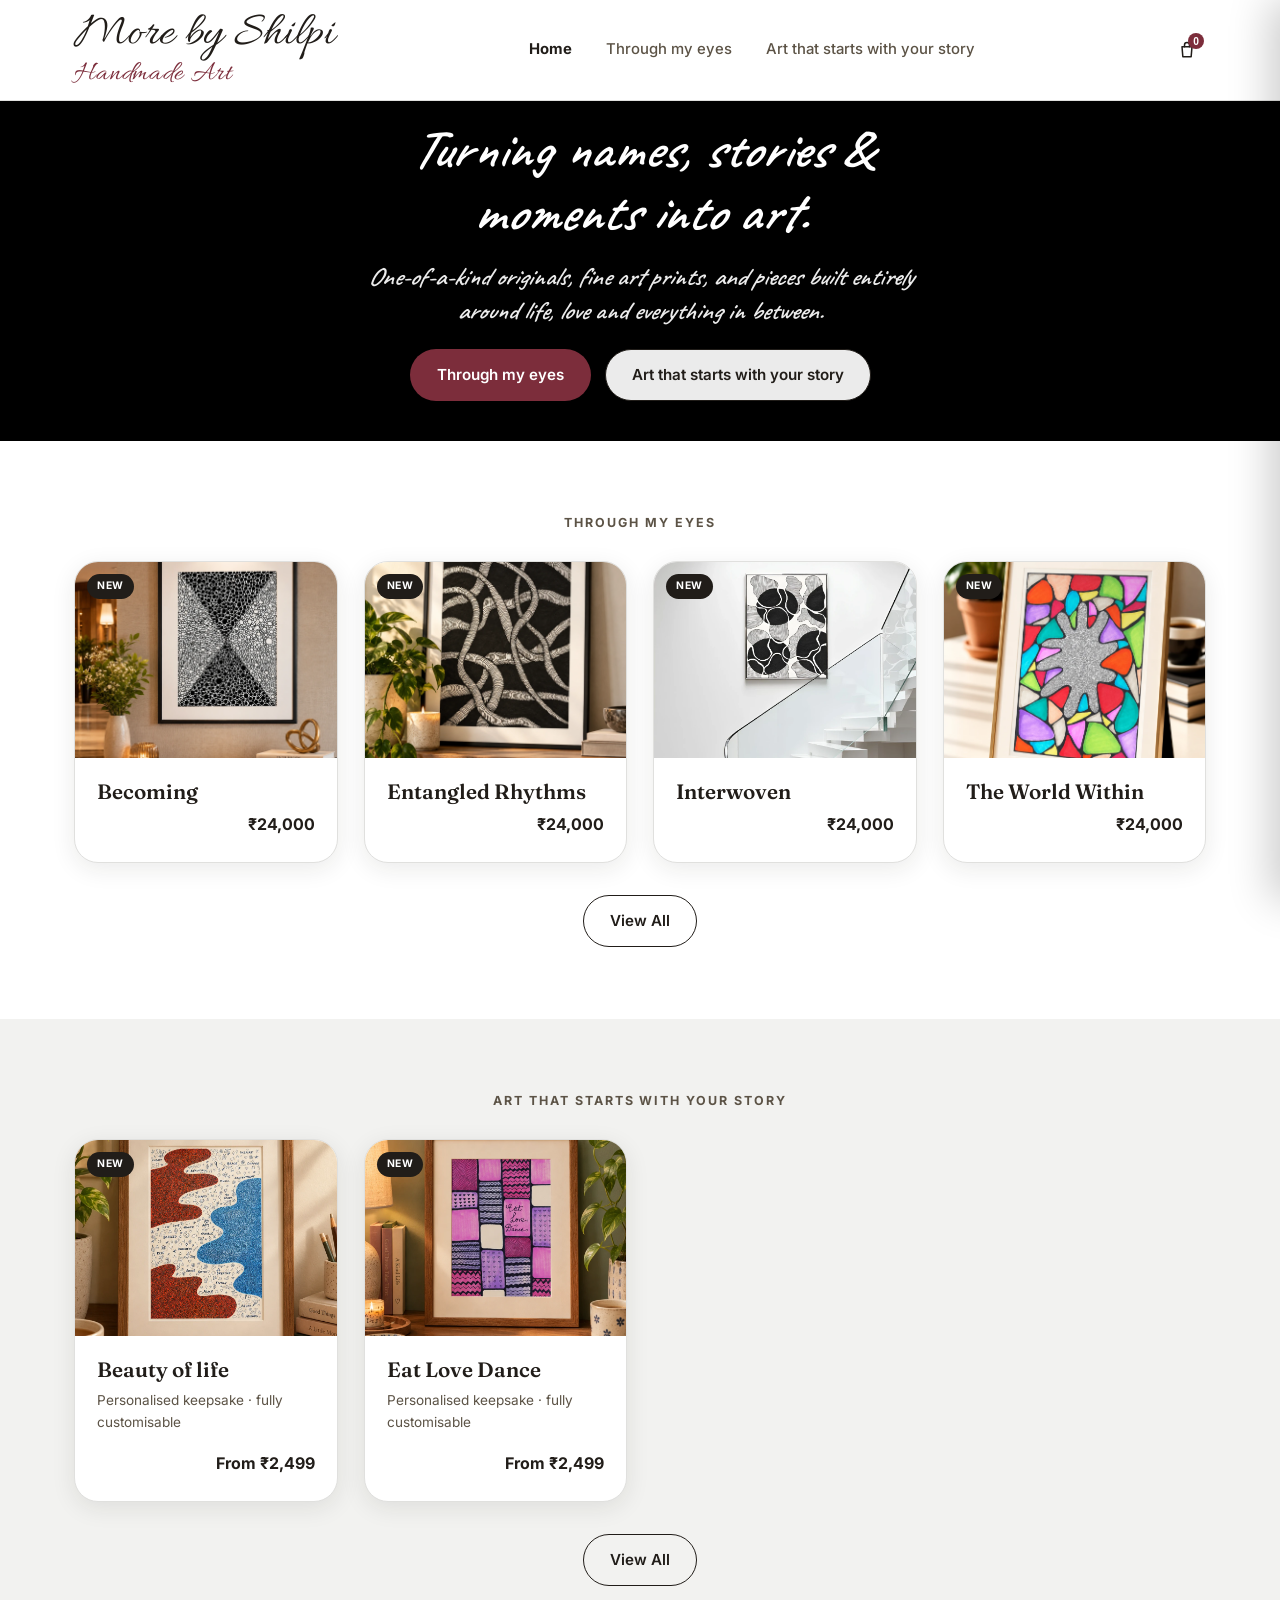
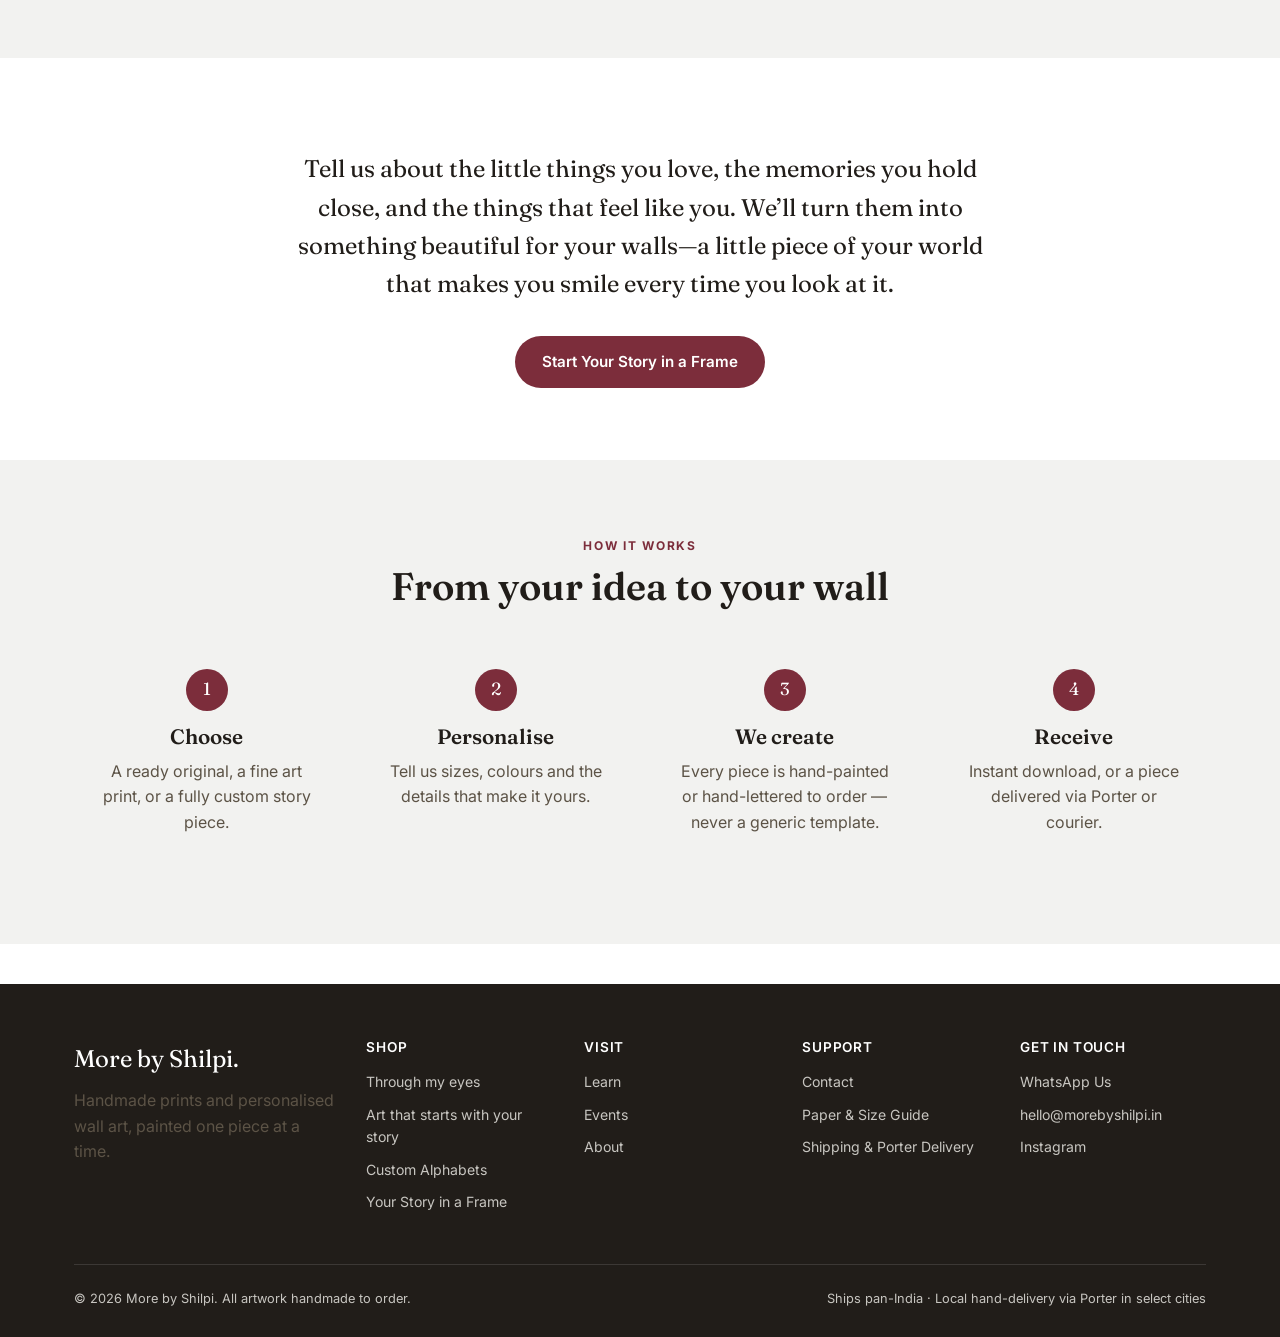
<file: index.html>
<!DOCTYPE html>
<html lang="en">
<head>
<meta charset="UTF-8">
<meta name="viewport" content="width=device-width, initial-scale=1.0">
<title>More by Shilpi — Through My Eyes, Art That Starts With Your Story & Personalised Pieces</title>
<meta name="description" content="One-of-a-kind original paintings, fine art prints and fully personalised commissions — handmade to order.">
<link rel="preconnect" href="https://fonts.googleapis.com">
<link href="https://fonts.googleapis.com/css2?family=Fraunces:opsz,wght@9..144,400;9..144,500;9..144,600&family=Inter:wght@400;500;600;700&family=Alex+Brush&family=Allura&family=Caveat:wght@400;600&display=swap" rel="stylesheet">
<link rel="stylesheet" href="css/style.css?v=38">
</head>
<body data-page="home">

<div id="site-header"></div>

<section class="hero-bleed">
  <div class="hero-bleed-copy">
    <h1>Turning names, stories &amp; moments into art.</h1>
    <p>One-of-a-kind originals, fine art prints, and pieces built entirely around life, love and everything in between.</p>
    <div class="hero-ctas" style="justify-content:center;">
      <a href="expressions.html" class="btn btn--primary">Through my eyes</a>
      <a href="inspirations.html" class="btn btn--outline" style="background:rgba(255,255,255,.92);">Art that starts with your story</a>
    </div>
  </div>
</section>

<section class="section">
  <div class="container">
    <p class="category-heading">Through my eyes</p>
    <div class="grid grid--4" id="homeOriginalArt"></div>
    <div style="text-align:center;margin-top:32px;">
      <a href="expressions.html" class="btn btn--outline">View All</a>
    </div>
  </div>
</section>

<section class="section section--alt">
  <div class="container">
    <p class="category-heading">Art that starts with your story</p>
    <div class="grid grid--4" id="homeStoryArt"></div>
    <div style="text-align:center;margin-top:32px;">
      <a href="inspirations.html" class="btn btn--outline">View All</a>
    </div>
  </div>
</section>

<section class="section">
  <div class="container">
    <p class="divider-quote">Tell us about the little things you love, the memories you hold close, and the things that feel like you. We’ll turn them into something beautiful for your walls—a little piece of your world that makes you smile every time you look at it.</p>
    <div style="text-align:center;margin-top:12px;">
      <a href="story-frame.html" class="btn btn--primary">Start Your Story in a Frame</a>
    </div>
  </div>
</section>

<section class="section section--alt">
  <div class="container">
    <div class="section-head center">
      <span class="eyebrow">How it works</span>
      <h2>From your idea to your wall</h2>
    </div>
    <div class="steps">
      <div class="step">
        <div class="num">1</div>
        <h3>Choose</h3>
        <p>A ready original, a fine art print, or a fully custom story piece.</p>
      </div>
      <div class="step">
        <div class="num">2</div>
        <h3>Personalise</h3>
        <p>Tell us sizes, colours and the details that make it yours.</p>
      </div>
      <div class="step">
        <div class="num">3</div>
        <h3>We create</h3>
        <p>Every piece is hand-painted or hand-lettered to order — never a generic template.</p>
      </div>
      <div class="step">
        <div class="num">4</div>
        <h3>Receive</h3>
        <p>Instant download, or a piece delivered via Porter or courier.</p>
      </div>
    </div>
  </div>
</section>

<div id="site-footer"></div>

<script src="js/data.js?v=38"></script>
<script src="js/cart.js?v=38"></script>
<script src="js/main.js?v=38"></script>
<script>
  document.addEventListener("DOMContentLoaded", () => {
    document.getElementById("homeStoryArt").innerHTML = STORY_ART.slice(0, 4)
      .map(
        (p) => `
      <a href="product.html?id=${p.id}" class="cat-card pcard">
        ${p.isNew ? '<span class="badge-new">New</span>' : ""}
        <div class="art-block ${p.art} ${p.image ? "has-img" : ""}">${p.image ? `<img src="${(p.images && p.images[0]) || p.image}" alt="${p.title}" loading="lazy">` : `<span>${p.title}</span>`}</div>
        <div class="cat-body">
          <h3>${p.title}</h3>
          ${p.medium ? `<p style="font-size:.85rem;">${p.medium}</p>` : ""}
          <div class="price-line"><span></span><span>${p.sizes ? "From " : ""}${money(p.price)}</span></div>
        </div>
      </a>`
      )
      .join("");
    document.getElementById("homeOriginalArt").innerHTML = ORIGINAL_ART.slice(0, 4)
      .map(
        (p) => `
      <a href="product.html?id=${p.id}" class="cat-card pcard">
        ${p.isNew ? '<span class="badge-new">New</span>' : ""}
        ${p.status === "sold" ? '<span class="badge-sold">Sold</span>' : ""}
        <div class="art-block ${p.art} ${p.image ? "has-img" : ""}">${p.image ? `<img src="${(p.images && p.images[0]) || p.image}" alt="${p.title}" loading="lazy">` : `<span>${p.title}</span>`}</div>
        <div class="cat-body">
          <h3>${p.title}</h3>
          ${p.medium ? `<p style="font-size:.85rem;">${p.medium}</p>` : ""}
          <div class="price-line">${p.status === "sold" ? '<span class="sold-label">Sold</span>' : `<span></span><span>${money(p.price)}</span>`}</div>
        </div>
      </a>`
      )
      .join("");
  });
</script>
</body>
</html>
</file>
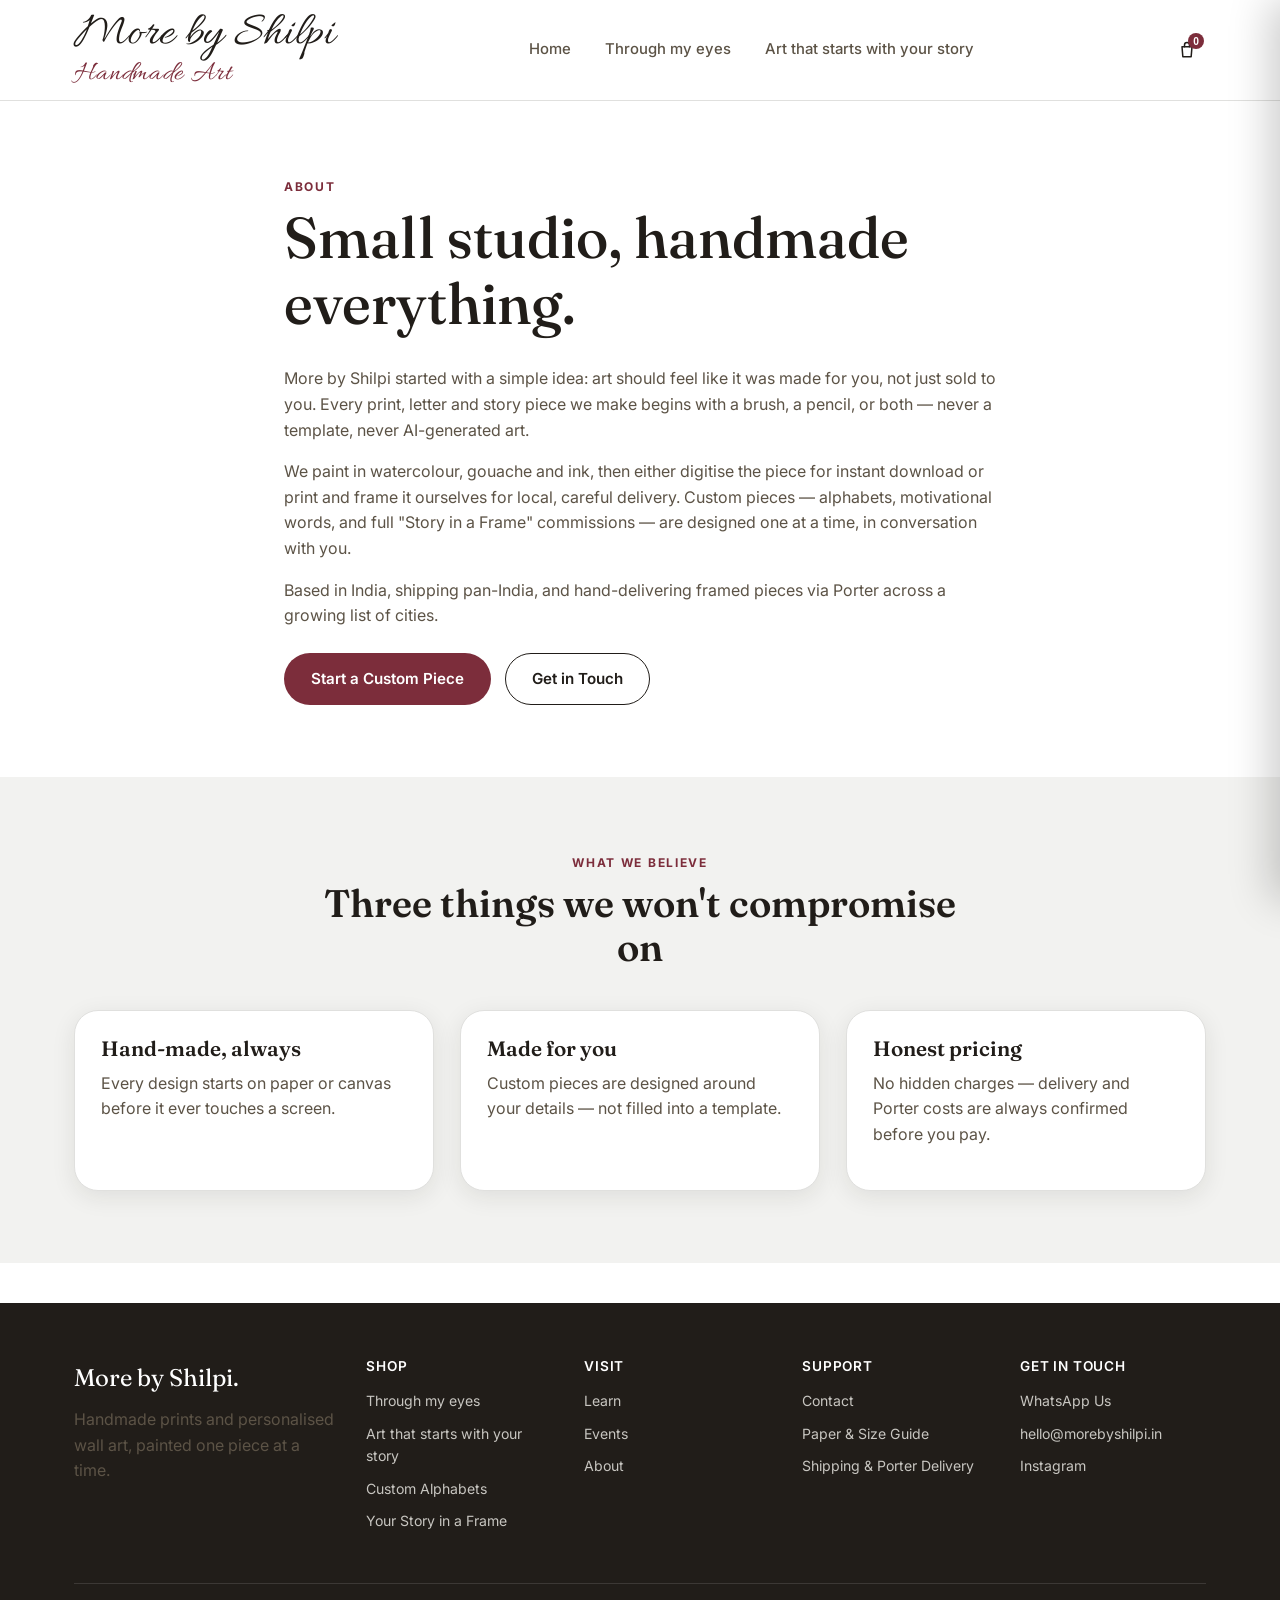
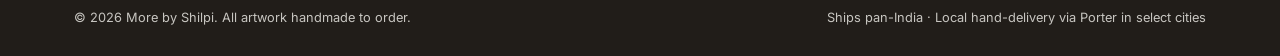
<file: about.html>
<!DOCTYPE html>
<html lang="en">
<head>
<meta charset="UTF-8">
<meta name="viewport" content="width=device-width, initial-scale=1.0">
<title>About — More by Shilpi</title>
<meta name="description" content="More by Shilpi is a small handmade art studio painting custom prints, lettered alphabets and personalised story pieces to order.">
<link rel="preconnect" href="https://fonts.googleapis.com">
<link href="https://fonts.googleapis.com/css2?family=Fraunces:opsz,wght@9..144,400;9..144,500;9..144,600&family=Inter:wght@400;500;600;700&family=Alex+Brush&family=Allura&family=Caveat:wght@400;600&display=swap" rel="stylesheet">
<link rel="stylesheet" href="css/style.css?v=38">
</head>
<body data-page="about">

<div id="site-header"></div>

<section class="section">
  <div class="container" style="max-width:760px;">
    <span class="eyebrow">About</span>
    <h1>Small studio, handmade everything.</h1>
    <p class="lede">More by Shilpi started with a simple idea: art should feel like it was made for you, not just sold to you. Every print, letter and story piece we make begins with a brush, a pencil, or both — never a template, never AI-generated art.</p>
    <p>We paint in watercolour, gouache and ink, then either digitise the piece for instant download or print and frame it ourselves for local, careful delivery. Custom pieces — alphabets, motivational words, and full "Story in a Frame" commissions — are designed one at a time, in conversation with you.</p>
    <p>Based in India, shipping pan-India, and hand-delivering framed pieces via Porter across a growing list of cities.</p>
    <div class="hero-ctas" style="margin-top:24px;">
      <a href="story-frame.html" class="btn btn--primary">Start a Custom Piece</a>
      <a href="contact.html" class="btn btn--outline">Get in Touch</a>
    </div>
  </div>
</section>

<section class="section section--alt">
  <div class="container">
    <div class="section-head center">
      <span class="eyebrow">What we believe</span>
      <h2>Three things we won't compromise on</h2>
    </div>
    <div class="grid grid--3">
      <div class="cat-card" style="padding:26px;">
        <h3>Hand-made, always</h3>
        <p>Every design starts on paper or canvas before it ever touches a screen.</p>
      </div>
      <div class="cat-card" style="padding:26px;">
        <h3>Made for you</h3>
        <p>Custom pieces are designed around your details — not filled into a template.</p>
      </div>
      <div class="cat-card" style="padding:26px;">
        <h3>Honest pricing</h3>
        <p>No hidden charges — delivery and Porter costs are always confirmed before you pay.</p>
      </div>
    </div>
  </div>
</section>

<div id="site-footer"></div>

<script src="js/data.js?v=38"></script>
<script src="js/cart.js?v=38"></script>
<script src="js/main.js?v=38"></script>
</body>
</html>
</file>
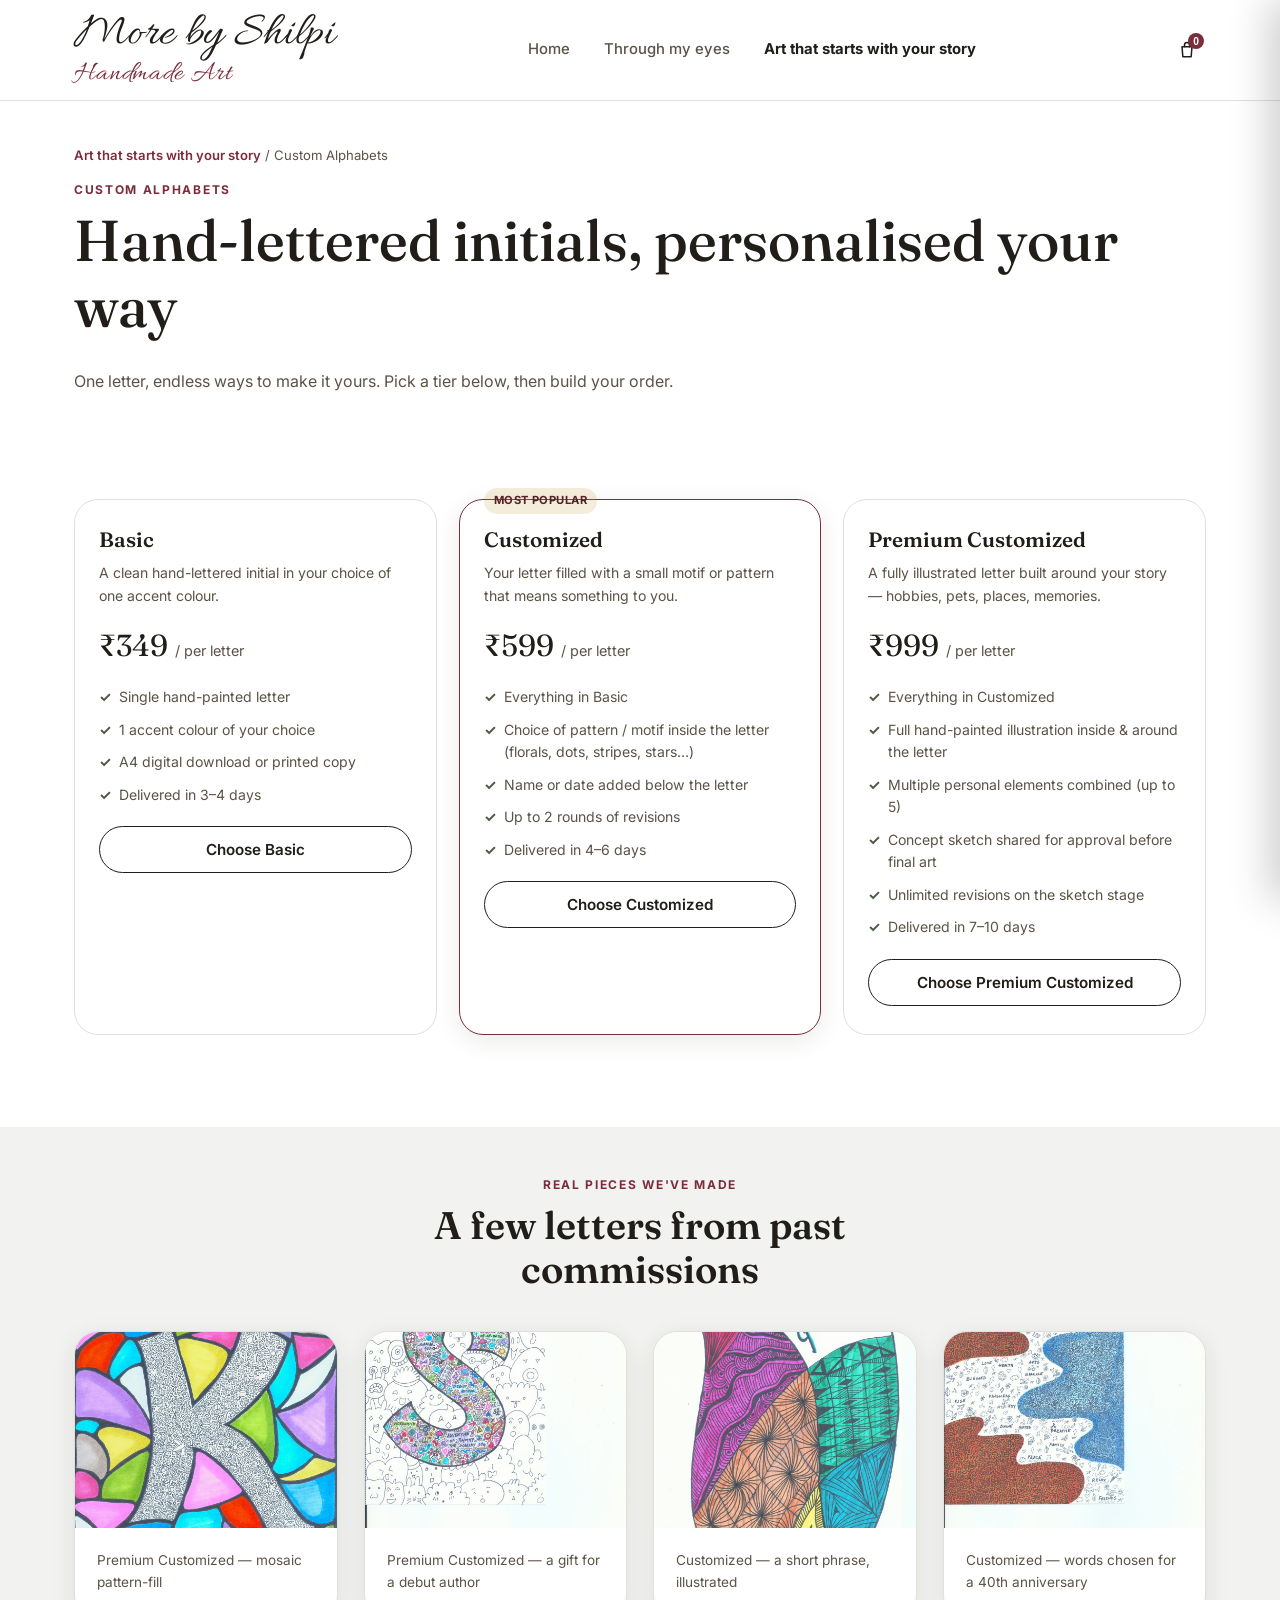
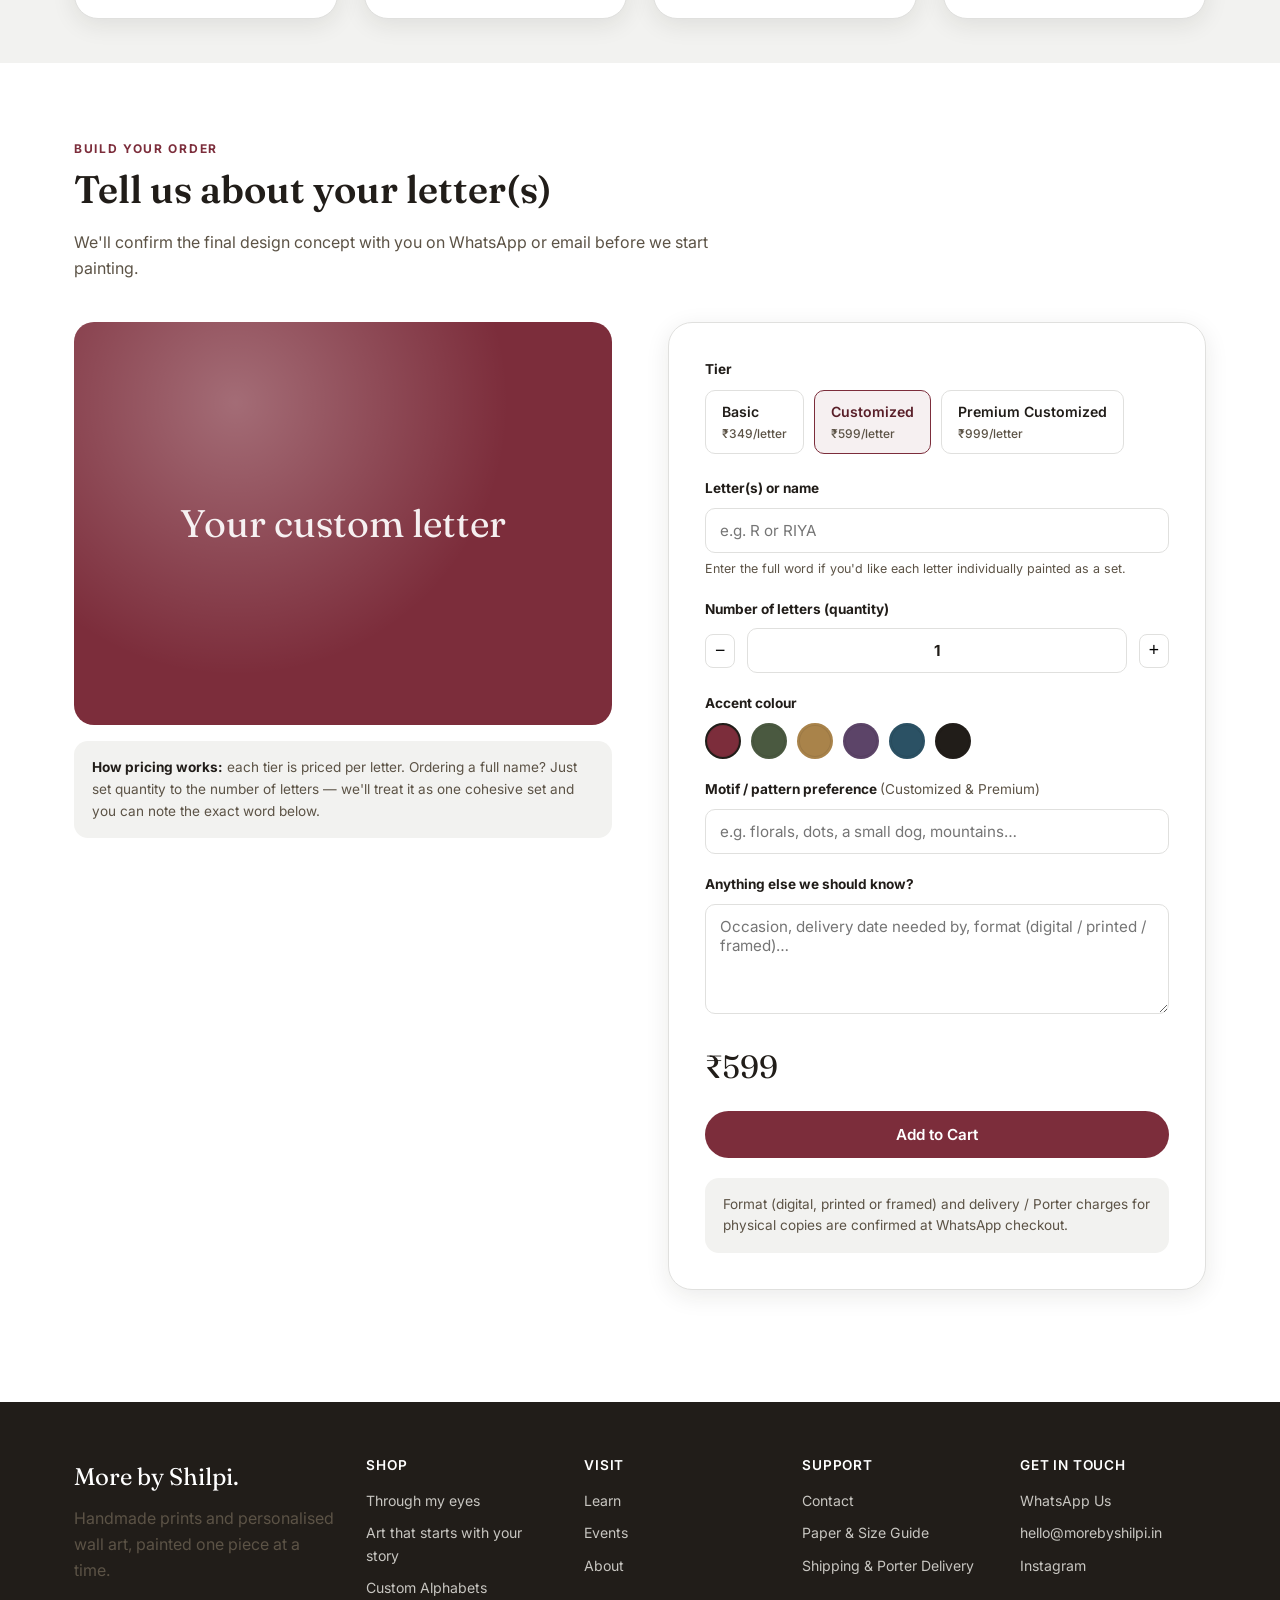
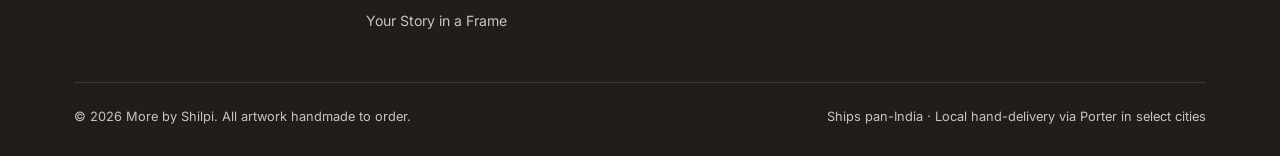
<file: alphabets.html>
<!DOCTYPE html>
<html lang="en">
<head>
<meta charset="UTF-8">
<meta name="viewport" content="width=device-width, initial-scale=1.0">
<title>Customized Alphabets — Basic, Customized & Premium — More by Shilpi</title>
<meta name="description" content="Hand-lettered custom alphabets in three tiers — Basic, Customized and Premium — personalised with your colours, motifs and story.">
<link rel="preconnect" href="https://fonts.googleapis.com">
<link href="https://fonts.googleapis.com/css2?family=Fraunces:opsz,wght@9..144,400;9..144,500;9..144,600&family=Inter:wght@400;500;600;700&family=Alex+Brush&family=Allura&family=Caveat:wght@400;600&display=swap" rel="stylesheet">
<link rel="stylesheet" href="css/style.css?v=38">
</head>
<body data-page="alphabets" data-bucket="inspirations">

<div id="site-header"></div>

<section class="section section--tight">
  <div class="container">
    <p style="font-size:.82rem;margin-bottom:10px;"><a href="inspirations.html" style="color:var(--terracotta);font-weight:600;">Art that starts with your story</a> <span style="color:var(--ink-soft);">/ Custom Alphabets</span></p>
    <span class="eyebrow">Custom Alphabets</span>
    <h1>Hand-lettered initials, personalised your way</h1>
    <p class="lede" style="max-width:60ch;">One letter, endless ways to make it yours. Pick a tier below, then build your order.</p>
  </div>
</section>

<section class="section--tight">
  <div class="container">
    <div class="tier-compare" id="tierCompare"></div>
  </div>
</section>

<section class="section--tight section--alt">
  <div class="container">
    <div class="section-head center">
      <span class="eyebrow">Real pieces we've made</span>
      <h2>A few letters from past commissions</h2>
    </div>
    <div class="grid grid--4" id="alphaGallery"></div>
  </div>
</section>

<section class="section">
  <div class="container">
    <div class="section-head">
      <span class="eyebrow">Build your order</span>
      <h2>Tell us about your letter(s)</h2>
      <p>We'll confirm the final design concept with you on WhatsApp or email before we start painting.</p>
    </div>

    <div class="product-layout">
      <div>
        <div class="art-block art--3" style="border-radius:20px;" id="alphaPreview"><span>Your custom letter</span></div>
        <div class="note-box" style="margin-top:16px;">
          <strong>How pricing works:</strong> each tier is priced per letter. Ordering a full name? Just set quantity to the number of letters — we'll treat it as one cohesive set and you can note the exact word below.
        </div>
      </div>

      <div class="buy-box">
        <div class="form-card">
          <div class="option-group">
            <label class="group-label">Tier</label>
            <div class="option-row" id="alphaTierRow"></div>
          </div>

          <div class="field">
            <label>Letter(s) or name</label>
            <input type="text" id="alphaWord" placeholder="e.g. R or RIYA">
            <div class="hint">Enter the full word if you'd like each letter individually painted as a set.</div>
          </div>

          <div class="field">
            <label>Number of letters (quantity)</label>
            <div class="qty-row">
              <button onclick="alphaChangeQty(-1)">−</button>
              <input type="text" id="alphaQty" value="1" readonly>
              <button onclick="alphaChangeQty(1)">+</button>
            </div>
          </div>

          <div class="field">
            <label>Accent colour</label>
            <div class="swatch-row" id="alphaSwatches"></div>
          </div>

          <div class="field" id="alphaMotifField">
            <label>Motif / pattern preference <span style="font-weight:400;color:var(--ink-soft);">(Customized & Premium)</span></label>
            <input type="text" id="alphaMotif" placeholder="e.g. florals, dots, a small dog, mountains…">
          </div>

          <div class="field">
            <label>Anything else we should know?</label>
            <textarea id="alphaNotes" placeholder="Occasion, delivery date needed by, format (digital / printed / framed)…"></textarea>
          </div>

          <div class="price-tag" id="alphaPrice">₹349</div>
          <button class="btn btn--primary btn--block" onclick="alphaAddToCart()">Add to Cart</button>
          <div class="note-box">Format (digital, printed or framed) and delivery / Porter charges for physical copies are confirmed at WhatsApp checkout.</div>
        </div>
      </div>
    </div>
  </div>
</section>

<div id="site-footer"></div>

<script src="js/data.js?v=38"></script>
<script src="js/cart.js?v=38"></script>
<script src="js/main.js?v=38"></script>
<script src="js/alphabets.js?v=38"></script>
</body>
</html>
</file>
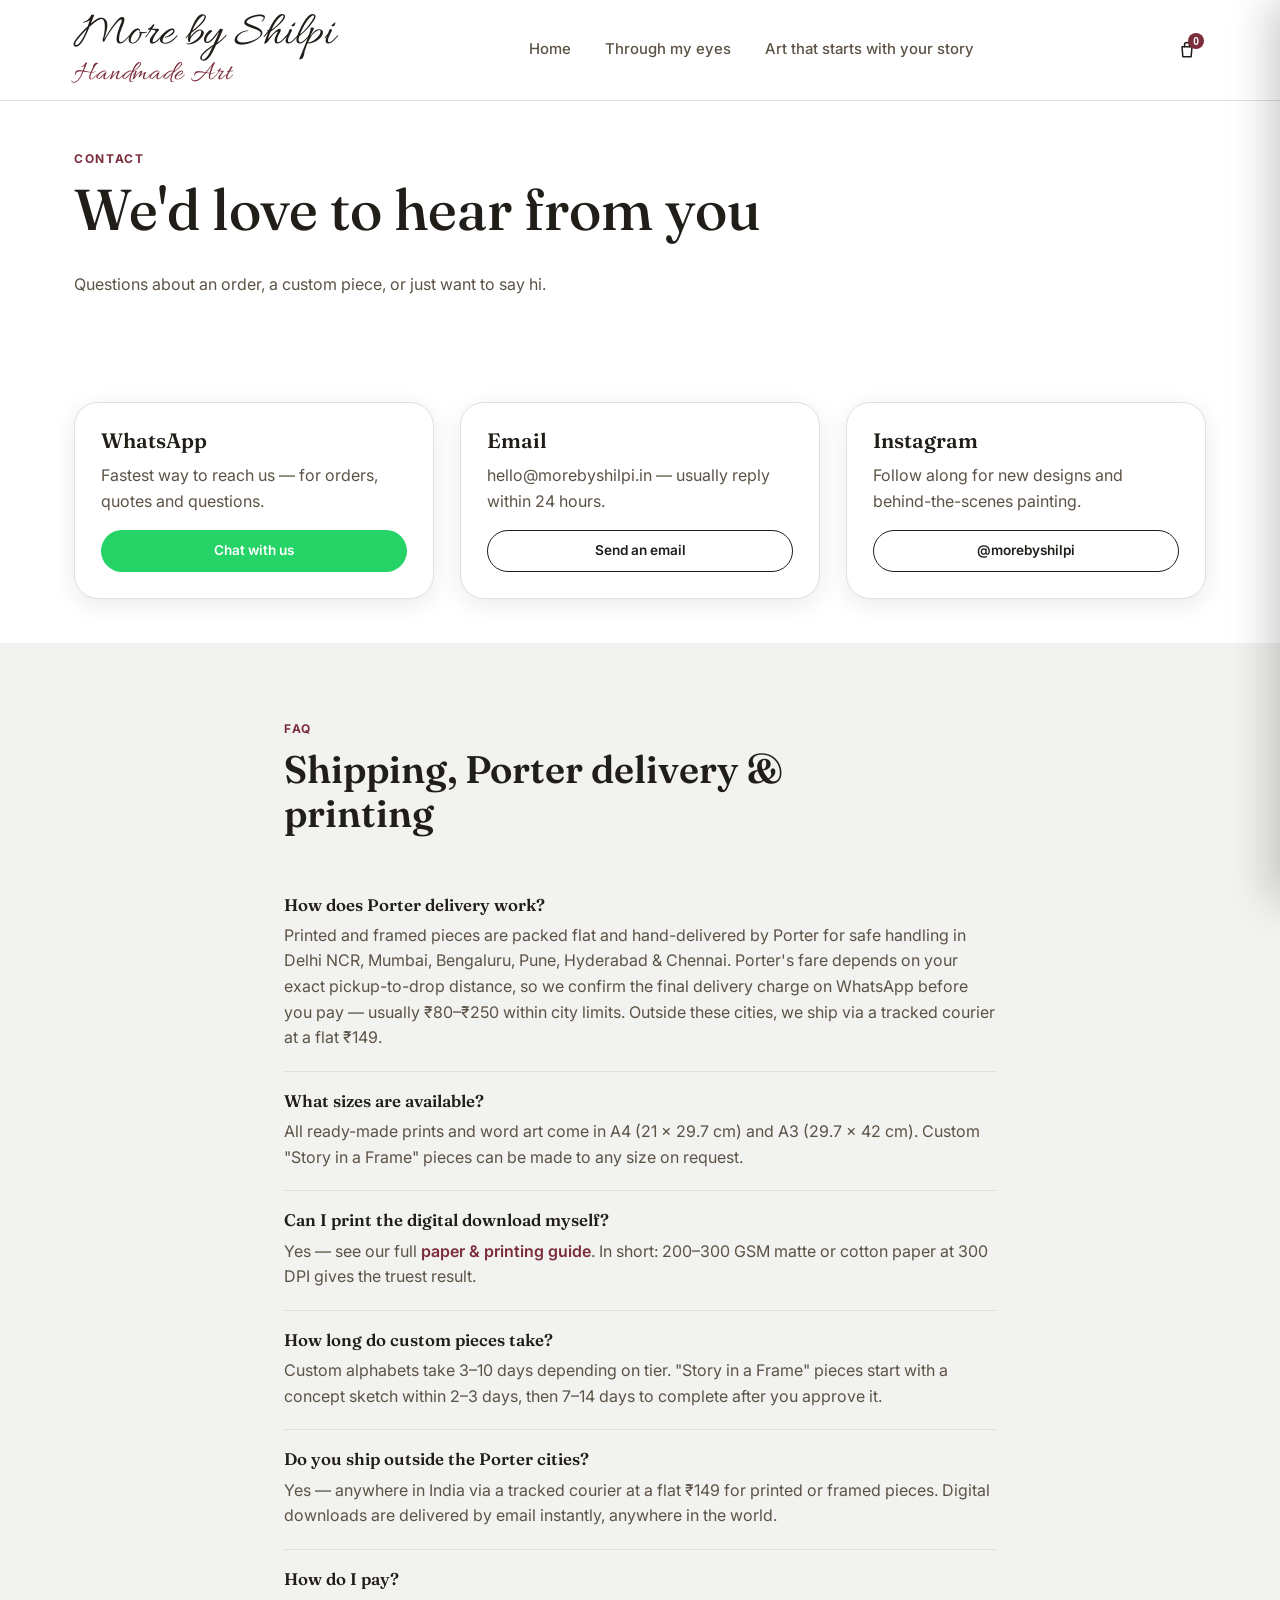
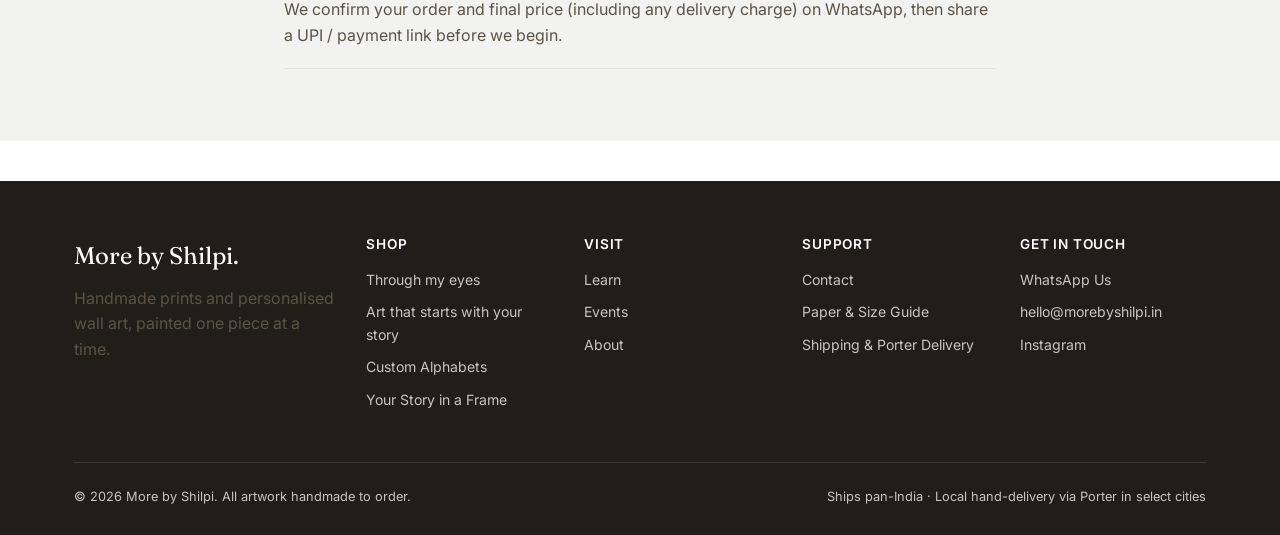
<file: contact.html>
<!DOCTYPE html>
<html lang="en">
<head>
<meta charset="UTF-8">
<meta name="viewport" content="width=device-width, initial-scale=1.0">
<title>Contact & FAQ — More by Shilpi</title>
<meta name="description" content="Get in touch with More by Shilpi, and find answers on shipping, Porter delivery, printing and custom orders.">
<link rel="preconnect" href="https://fonts.googleapis.com">
<link href="https://fonts.googleapis.com/css2?family=Fraunces:opsz,wght@9..144,400;9..144,500;9..144,600&family=Inter:wght@400;500;600;700&family=Alex+Brush&family=Allura&family=Caveat:wght@400;600&display=swap" rel="stylesheet">
<link rel="stylesheet" href="css/style.css?v=38">
<style>
.faq-item { border-bottom: 1px solid var(--line); padding: 20px 0; }
.faq-item h3 { margin-bottom: 8px; font-size: 1.05rem; }
.faq-item p { margin: 0; }
</style>
</head>
<body data-page="contact">

<div id="site-header"></div>

<section class="section section--tight">
  <div class="container">
    <span class="eyebrow">Contact</span>
    <h1>We'd love to hear from you</h1>
    <p class="lede">Questions about an order, a custom piece, or just want to say hi.</p>
  </div>
</section>

<section class="section--tight">
  <div class="container">
    <div class="grid grid--3">
      <a class="cat-card" style="padding:26px;" href="https://wa.me/919999999999" target="_blank" rel="noopener">
        <h3>WhatsApp</h3>
        <p>Fastest way to reach us — for orders, quotes and questions.</p>
        <span class="btn btn--wa btn--sm">Chat with us</span>
      </a>
      <a class="cat-card" style="padding:26px;" href="mailto:hello@morebyshilpi.in">
        <h3>Email</h3>
        <p>hello@morebyshilpi.in — usually reply within 24 hours.</p>
        <span class="btn btn--outline btn--sm">Send an email</span>
      </a>
      <a class="cat-card" style="padding:26px;" href="https://instagram.com/morebyshilpi" target="_blank" rel="noopener">
        <h3>Instagram</h3>
        <p>Follow along for new designs and behind-the-scenes painting.</p>
        <span class="btn btn--outline btn--sm">@morebyshilpi</span>
      </a>
    </div>
  </div>
</section>

<section class="section section--alt" id="faq">
  <div class="container" style="max-width:760px;">
    <div class="section-head">
      <span class="eyebrow">FAQ</span>
      <h2>Shipping, Porter delivery & printing</h2>
    </div>

    <div class="faq-item">
      <h3>How does Porter delivery work?</h3>
      <p id="faqPorter"></p>
    </div>
    <div class="faq-item">
      <h3>What sizes are available?</h3>
      <p>All ready-made prints and word art come in A4 (21 x 29.7 cm) and A3 (29.7 x 42 cm). Custom "Story in a Frame" pieces can be made to any size on request.</p>
    </div>
    <div class="faq-item">
      <h3>Can I print the digital download myself?</h3>
      <p>Yes — see our full <a href="inspirations.html#paper-guide" style="color:var(--terracotta);font-weight:600;">paper & printing guide</a>. In short: 200–300 GSM matte or cotton paper at 300 DPI gives the truest result.</p>
    </div>
    <div class="faq-item">
      <h3>How long do custom pieces take?</h3>
      <p>Custom alphabets take 3–10 days depending on tier. "Story in a Frame" pieces start with a concept sketch within 2–3 days, then 7–14 days to complete after you approve it.</p>
    </div>
    <div class="faq-item">
      <h3>Do you ship outside the Porter cities?</h3>
      <p>Yes — anywhere in India via a tracked courier at a flat ₹149 for printed or framed pieces. Digital downloads are delivered by email instantly, anywhere in the world.</p>
    </div>
    <div class="faq-item">
      <h3>How do I pay?</h3>
      <p>We confirm your order and final price (including any delivery charge) on WhatsApp, then share a UPI / payment link before we begin.</p>
    </div>
  </div>
</section>

<div id="site-footer"></div>

<script src="js/data.js?v=38"></script>
<script src="js/cart.js?v=38"></script>
<script src="js/main.js?v=38"></script>
<script>
  document.addEventListener("DOMContentLoaded", () => {
    document.getElementById("faqPorter").textContent = PORTER_NOTE;
  });
</script>
</body>
</html>
</file>
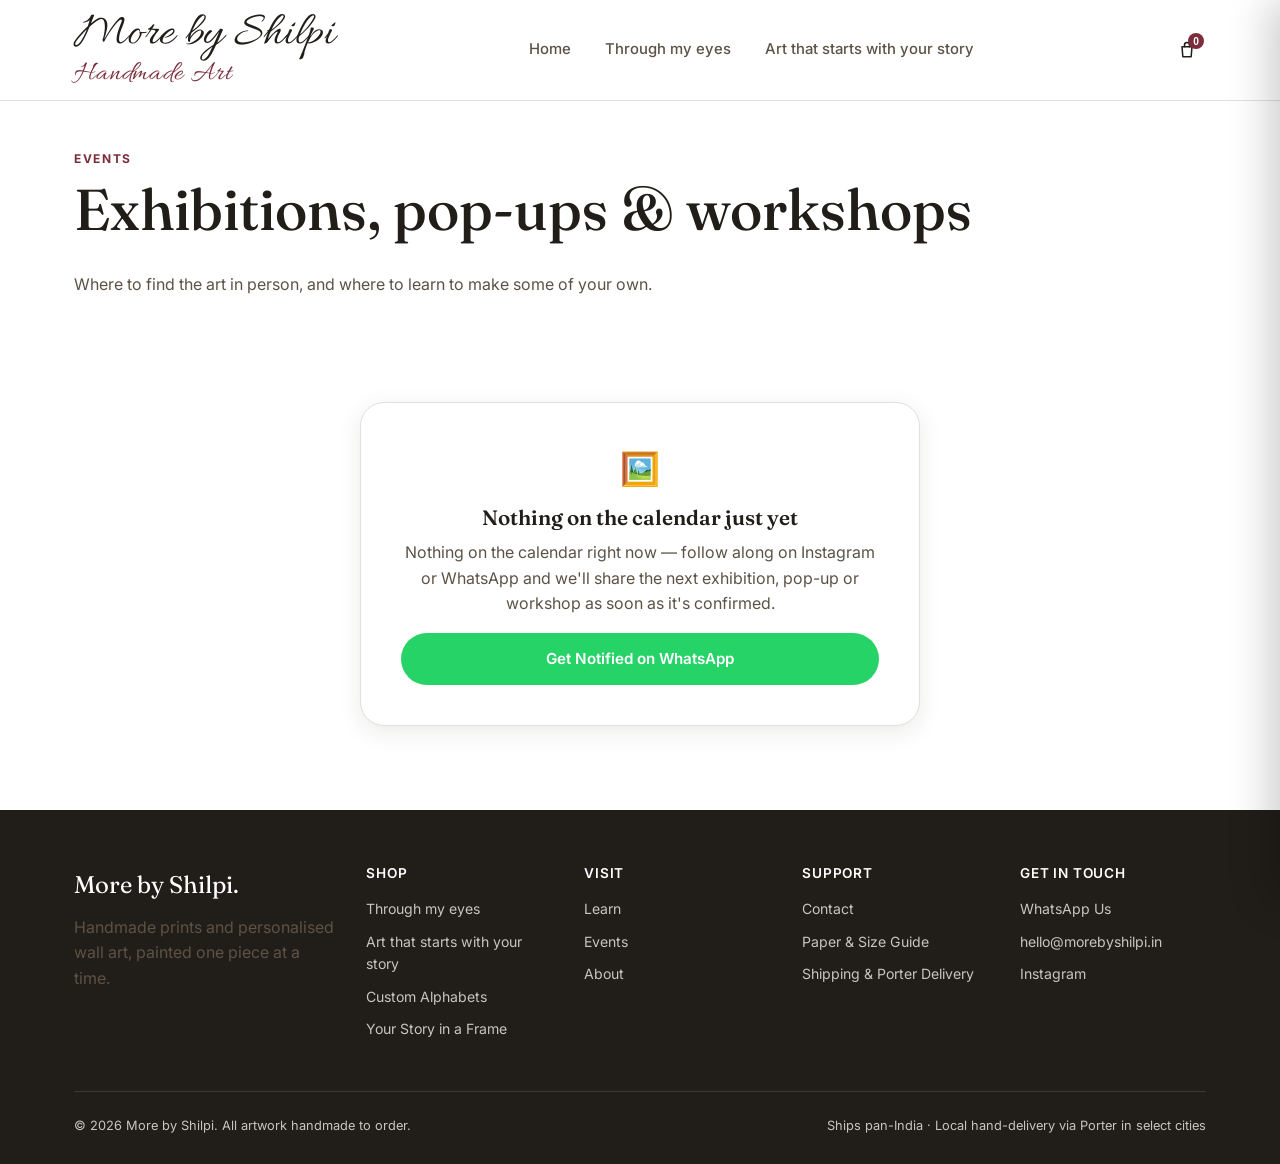
<file: events.html>
<!DOCTYPE html>
<html lang="en">
<head>
<meta charset="UTF-8">
<meta name="viewport" content="width=device-width, initial-scale=1.0">
<title>Events — More by Shilpi</title>
<meta name="description" content="Exhibitions, pop-ups and workshops from More by Shilpi.">
<link rel="preconnect" href="https://fonts.googleapis.com">
<link href="https://fonts.googleapis.com/css2?family=Fraunces:opsz,wght@9..144,400;9..144,500;9..144,600&family=Inter:wght@400;500;600;700&family=Alex+Brush&family=Allura&family=Caveat:wght@400;600&display=swap" rel="stylesheet">
<link rel="stylesheet" href="css/style.css?v=38">
</head>
<body data-page="events">

<div id="site-header"></div>

<section class="section section--tight">
  <div class="container">
    <span class="eyebrow">Events</span>
    <h1>Exhibitions, pop-ups & workshops</h1>
    <p class="lede" style="max-width:60ch;">Where to find the art in person, and where to learn to make some of your own.</p>
  </div>
</section>

<section class="section--tight">
  <div class="container">
    <div id="eventsList"></div>
  </div>
</section>

<div id="site-footer"></div>

<script src="js/data.js?v=38"></script>
<script src="js/cart.js?v=38"></script>
<script src="js/main.js?v=38"></script>
<script>
  document.addEventListener("DOMContentLoaded", () => {
    const el = document.getElementById("eventsList");
    if (EVENTS_INFO.upcoming.length === 0) {
      el.innerHTML = `
        <div class="cat-card" style="padding:40px;text-align:center;max-width:560px;margin:0 auto;">
          <div style="font-size:2rem;margin-bottom:12px;">🖼️</div>
          <h3>Nothing on the calendar just yet</h3>
          <p>${EVENTS_INFO.note}</p>
          <a class="btn btn--wa" target="_blank" rel="noopener" href="https://wa.me/${BRAND.whatsapp}?text=${encodeURIComponent("Hi " + BRAND.name + "! Let me know when your next event / workshop is announced.")}">Get Notified on WhatsApp</a>
        </div>`;
      return;
    }
    el.innerHTML = `<div class="grid grid--3">${EVENTS_INFO.upcoming
      .map(
        (e) => `
      <div class="cat-card" style="padding:26px;">
        <span class="pill">${e.date}</span>
        <h3>${e.title}</h3>
        <p>${e.location}</p>
        <p>${e.description}</p>
      </div>`
      )
      .join("")}</div>`;
  });
</script>
</body>
</html>
</file>
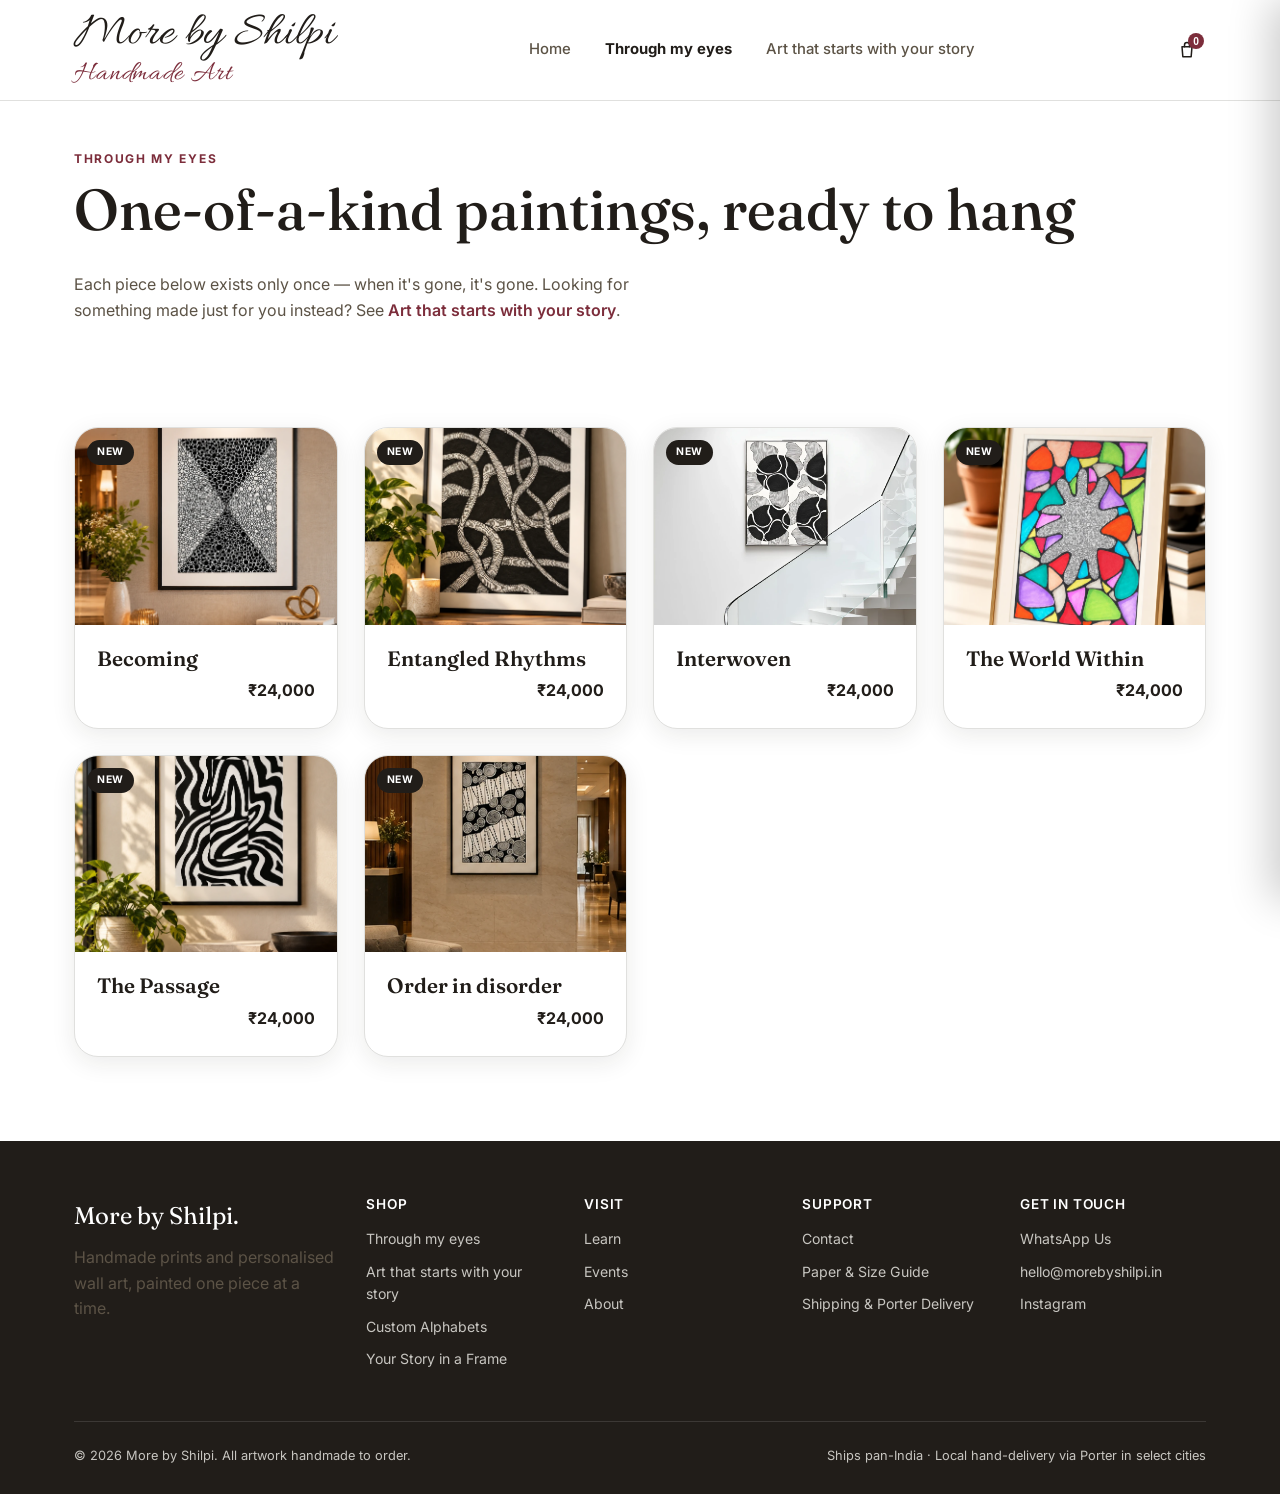
<file: expressions.html>
<!DOCTYPE html>
<html lang="en">
<head>
<meta charset="UTF-8">
<meta name="viewport" content="width=device-width, initial-scale=1.0">
<title>Through My Eyes — One-of-a-Kind Paintings — More by Shilpi</title>
<meta name="description" content="Ready, one-of-a-kind original paintings, born purely from the artist's own imagination.">
<link rel="preconnect" href="https://fonts.googleapis.com">
<link href="https://fonts.googleapis.com/css2?family=Fraunces:opsz,wght@9..144,400;9..144,500;9..144,600&family=Inter:wght@400;500;600;700&family=Alex+Brush&family=Allura&family=Caveat:wght@400;600&display=swap" rel="stylesheet">
<link rel="stylesheet" href="css/style.css?v=38">
</head>
<body data-page="expressions" data-bucket="expressions">

<div id="site-header"></div>

<section class="section section--tight">
  <div class="container">
    <span class="eyebrow">Through my eyes</span>
    <h1>One-of-a-kind paintings, ready to hang</h1>
    <p class="lede" style="max-width:60ch;">Each piece below exists only once — when it's gone, it's gone. Looking for something made just for you instead? See <a href="inspirations.html" style="color:var(--terracotta);font-weight:600;">Art that starts with your story</a>.</p>
  </div>
</section>

<section class="section--tight">
  <div class="container">
    <div class="grid grid--4" id="originalArtGrid"></div>
  </div>
</section>

<div id="site-footer"></div>

<script src="js/data.js?v=38"></script>
<script src="js/cart.js?v=38"></script>
<script src="js/main.js?v=38"></script>
<script src="js/expressions.js?v=38"></script>
</body>
</html>
</file>
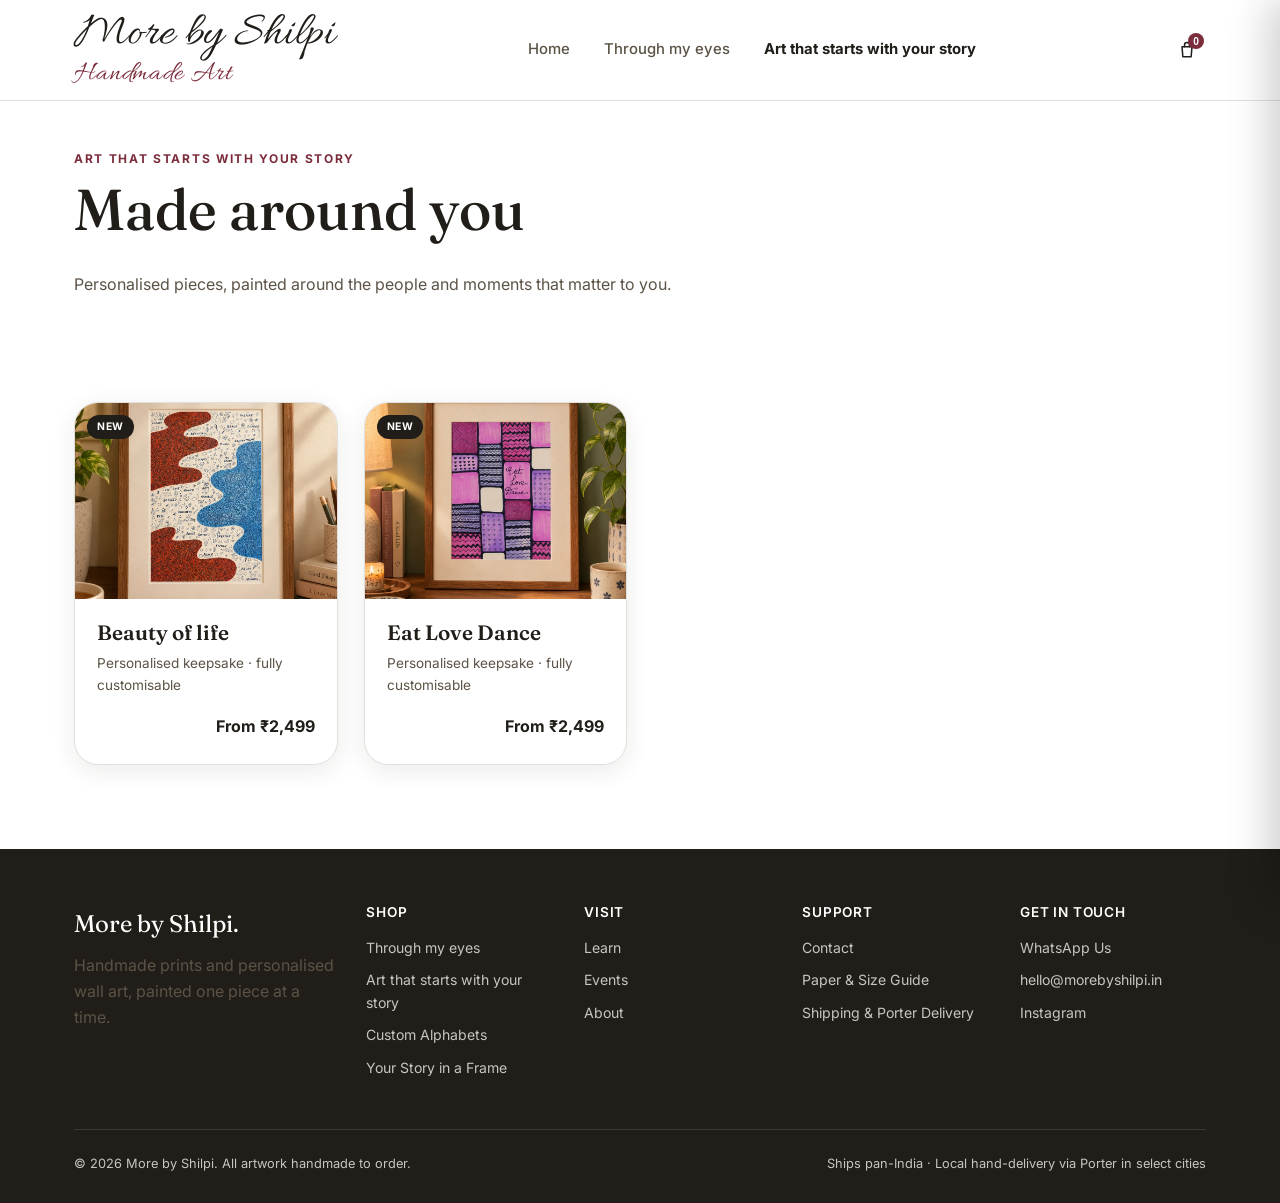
<file: inspirations.html>
<!DOCTYPE html>
<html lang="en">
<head>
<meta charset="UTF-8">
<meta name="viewport" content="width=device-width, initial-scale=1.0">
<title>Art That Starts With Your Story — More by Shilpi</title>
<meta name="description" content="Art that starts with your story — coming soon.">
<link rel="preconnect" href="https://fonts.googleapis.com">
<link href="https://fonts.googleapis.com/css2?family=Fraunces:opsz,wght@9..144,400;9..144,500;9..144,600&family=Inter:wght@400;500;600;700&family=Alex+Brush&family=Allura&family=Caveat:wght@400;600&display=swap" rel="stylesheet">
<link rel="stylesheet" href="css/style.css?v=38">
</head>
<body data-page="inspirations">

<div id="site-header"></div>

<section class="section section--tight">
  <div class="container">
    <span class="eyebrow">Art that starts with your story</span>
    <h1>Made around you</h1>
    <p class="lede" style="max-width:60ch;">Personalised pieces, painted around the people and moments that matter to you.</p>
  </div>
</section>

<section class="section--tight">
  <div class="container">
    <div class="grid grid--4" id="storyArtGrid"></div>
  </div>
</section>

<div id="site-footer"></div>

<script src="js/data.js?v=38"></script>
<script src="js/cart.js?v=38"></script>
<script src="js/main.js?v=38"></script>
<script>
  document.addEventListener("DOMContentLoaded", () => {
    document.getElementById("storyArtGrid").innerHTML = STORY_ART.map(
      (p) => `
      <a href="product.html?id=${p.id}" class="cat-card pcard">
        ${p.isNew ? '<span class="badge-new">New</span>' : ""}
        <div class="art-block ${p.art} ${p.image ? "has-img" : ""}">${p.image ? `<img src="${(p.images && p.images[0]) || p.image}" alt="${p.title}" loading="lazy">` : `<span>${p.title}</span>`}</div>
        <div class="cat-body">
          <h3>${p.title}</h3>
          ${p.medium ? `<p style="font-size:.85rem;">${p.medium}</p>` : ""}
          <div class="price-line"><span></span><span>${p.sizes ? "From " : ""}${money(p.price)}</span></div>
        </div>
      </a>`
    ).join("");
  });
</script>
</body>
</html>
</file>
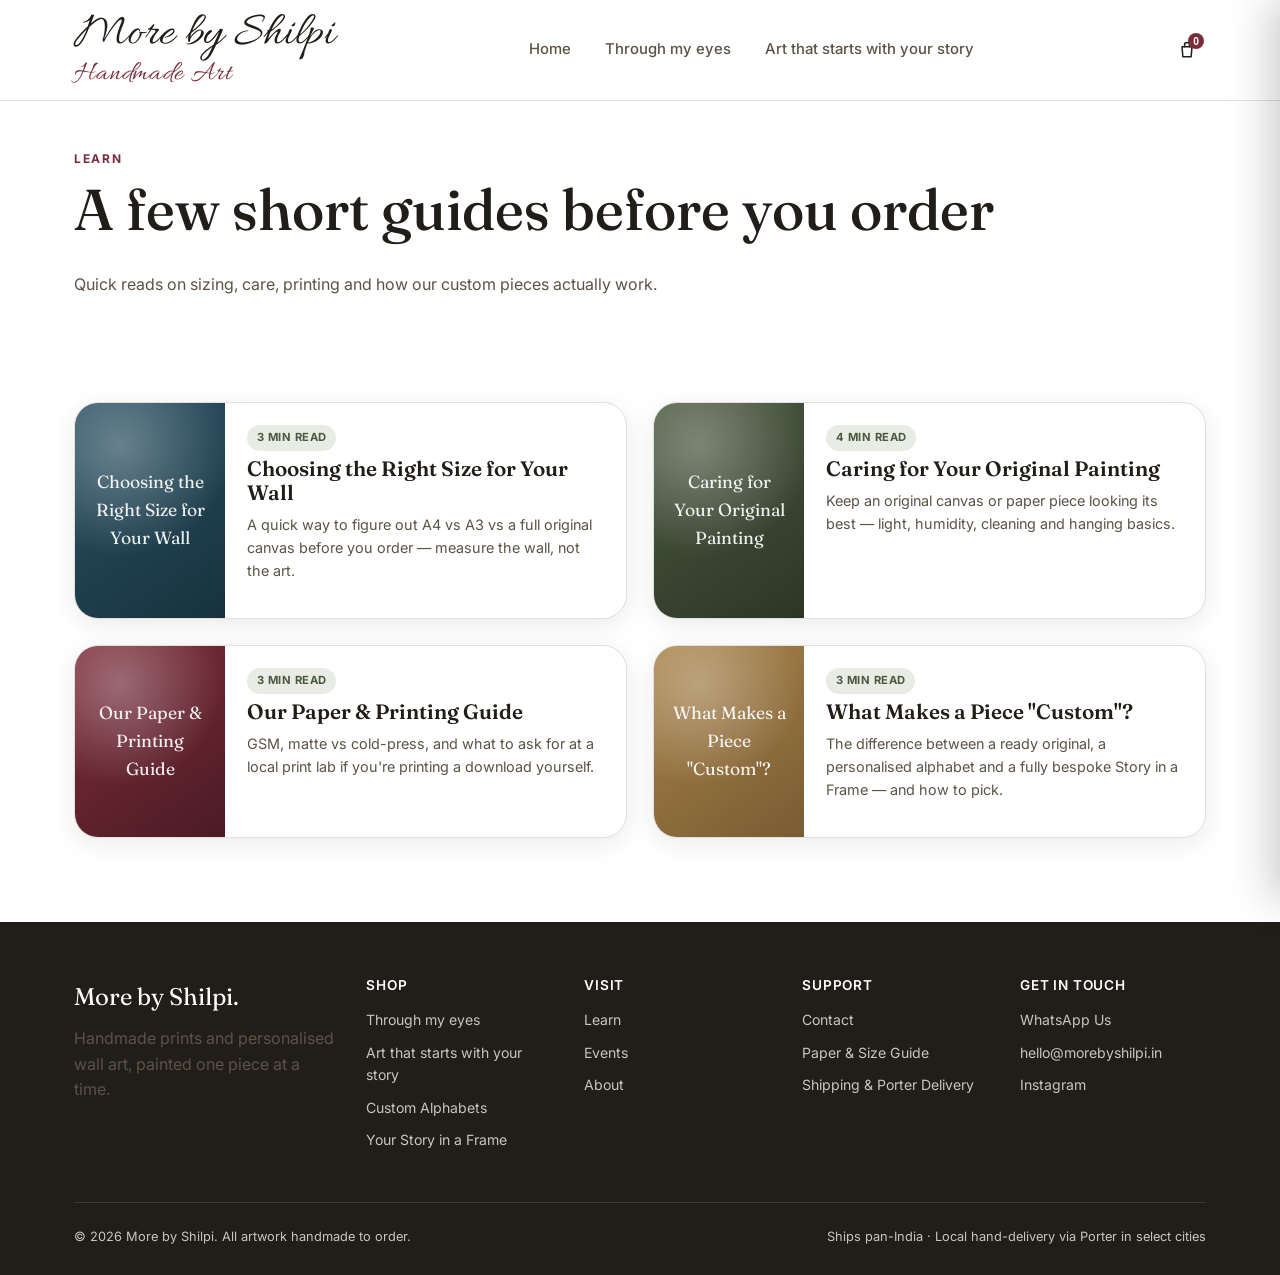
<file: learn.html>
<!DOCTYPE html>
<html lang="en">
<head>
<meta charset="UTF-8">
<meta name="viewport" content="width=device-width, initial-scale=1.0">
<title>Learn — More by Shilpi</title>
<meta name="description" content="Short guides on choosing sizes, caring for original paintings, printing at home, and what makes a piece custom.">
<link rel="preconnect" href="https://fonts.googleapis.com">
<link href="https://fonts.googleapis.com/css2?family=Fraunces:opsz,wght@9..144,400;9..144,500;9..144,600&family=Inter:wght@400;500;600;700&family=Alex+Brush&family=Allura&family=Caveat:wght@400;600&display=swap" rel="stylesheet">
<link rel="stylesheet" href="css/style.css?v=38">
</head>
<body data-page="learn">

<div id="site-header"></div>

<section class="section section--tight">
  <div class="container">
    <span class="eyebrow">Learn</span>
    <h1>A few short guides before you order</h1>
    <p class="lede" style="max-width:60ch;">Quick reads on sizing, care, printing and how our custom pieces actually work.</p>
  </div>
</section>

<section class="section--tight">
  <div class="container">
    <div class="grid grid--2" id="learnGrid"></div>
  </div>
</section>

<div id="site-footer"></div>

<script src="js/data.js?v=38"></script>
<script src="js/cart.js?v=38"></script>
<script src="js/main.js?v=38"></script>
<script>
  document.addEventListener("DOMContentLoaded", () => {
    document.getElementById("learnGrid").innerHTML = LEARN_ARTICLES.map(
      (a) => `
      <a href="${a.href || "#"}" class="cat-card" style="flex-direction:row;align-items:stretch;">
        <div class="art-block ${a.art}" style="width:150px;flex-shrink:0;aspect-ratio:auto;font-size:1.1rem;"><span>${a.title}</span></div>
        <div class="cat-body">
          <span class="pill">${a.minutes} min read</span>
          <h3>${a.title}</h3>
          <p>${a.summary}</p>
        </div>
      </a>`
    ).join("");
  });
</script>
</body>
</html>
</file>
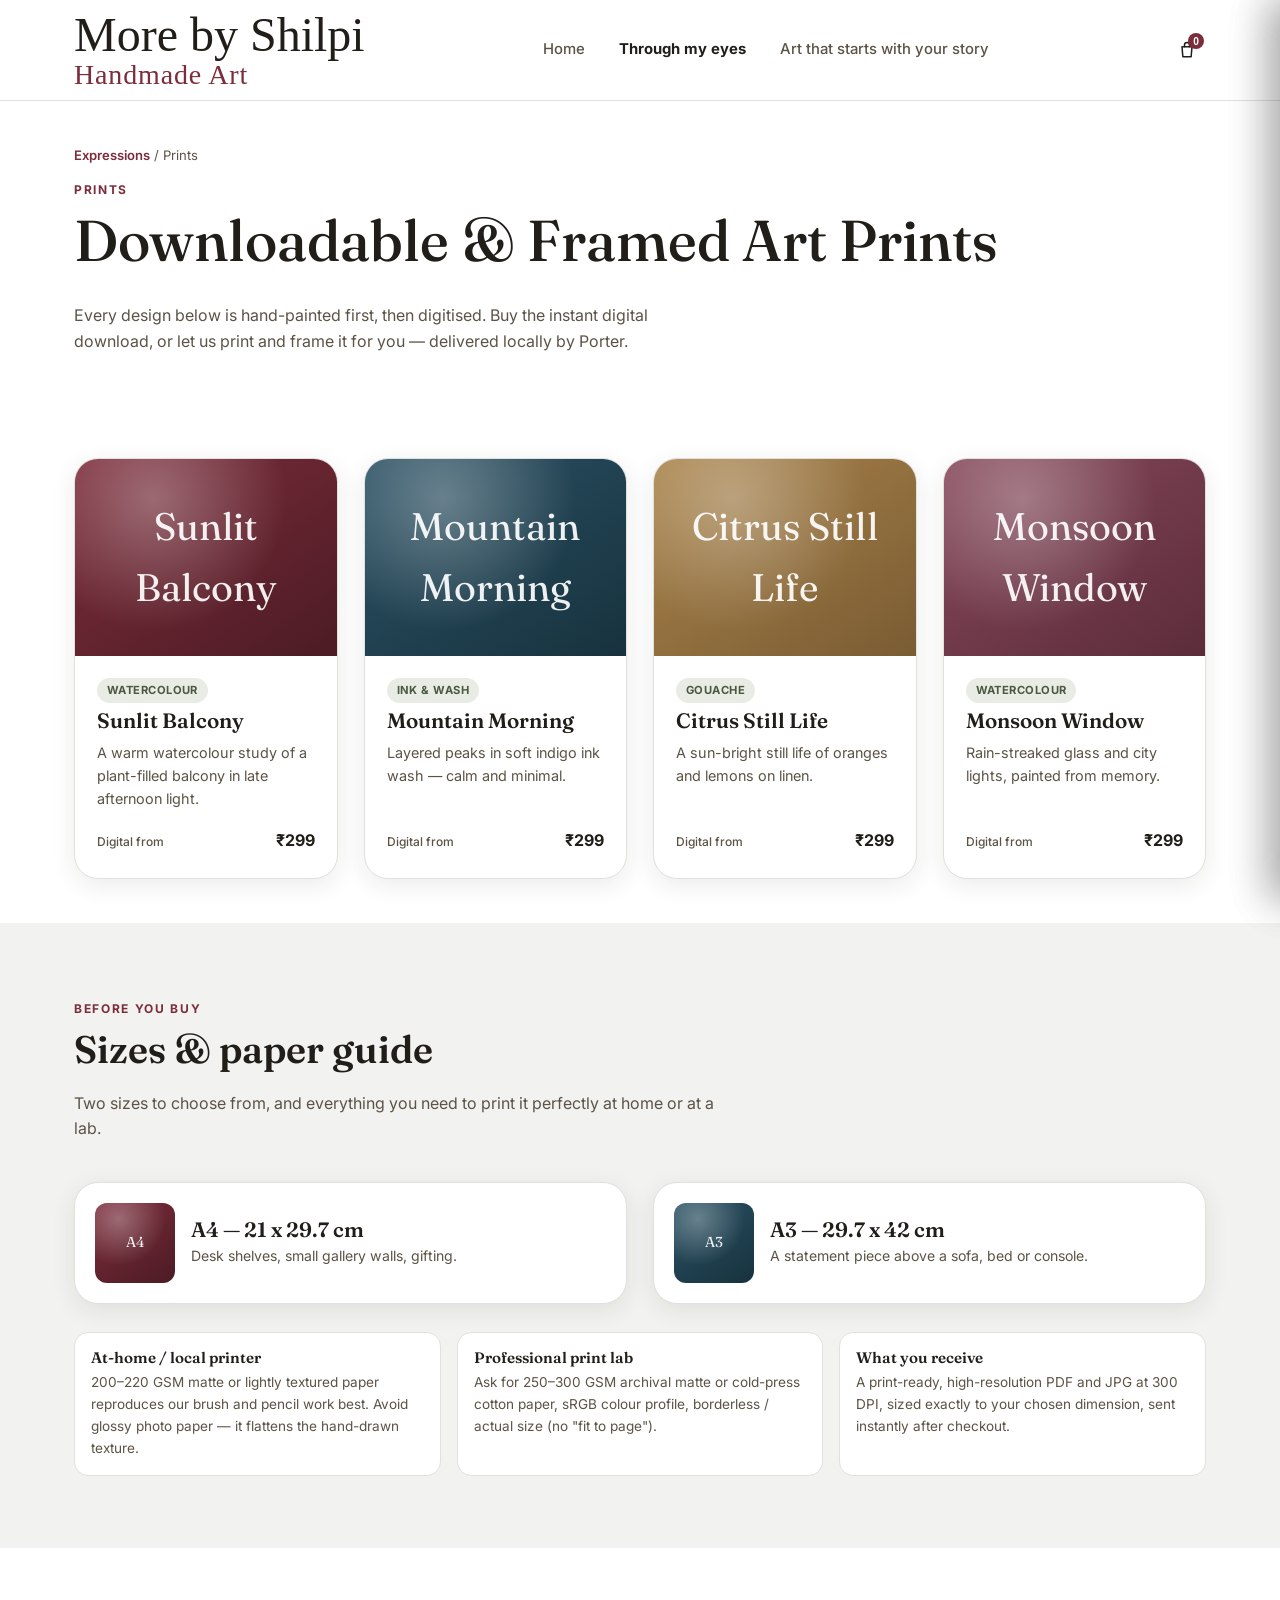
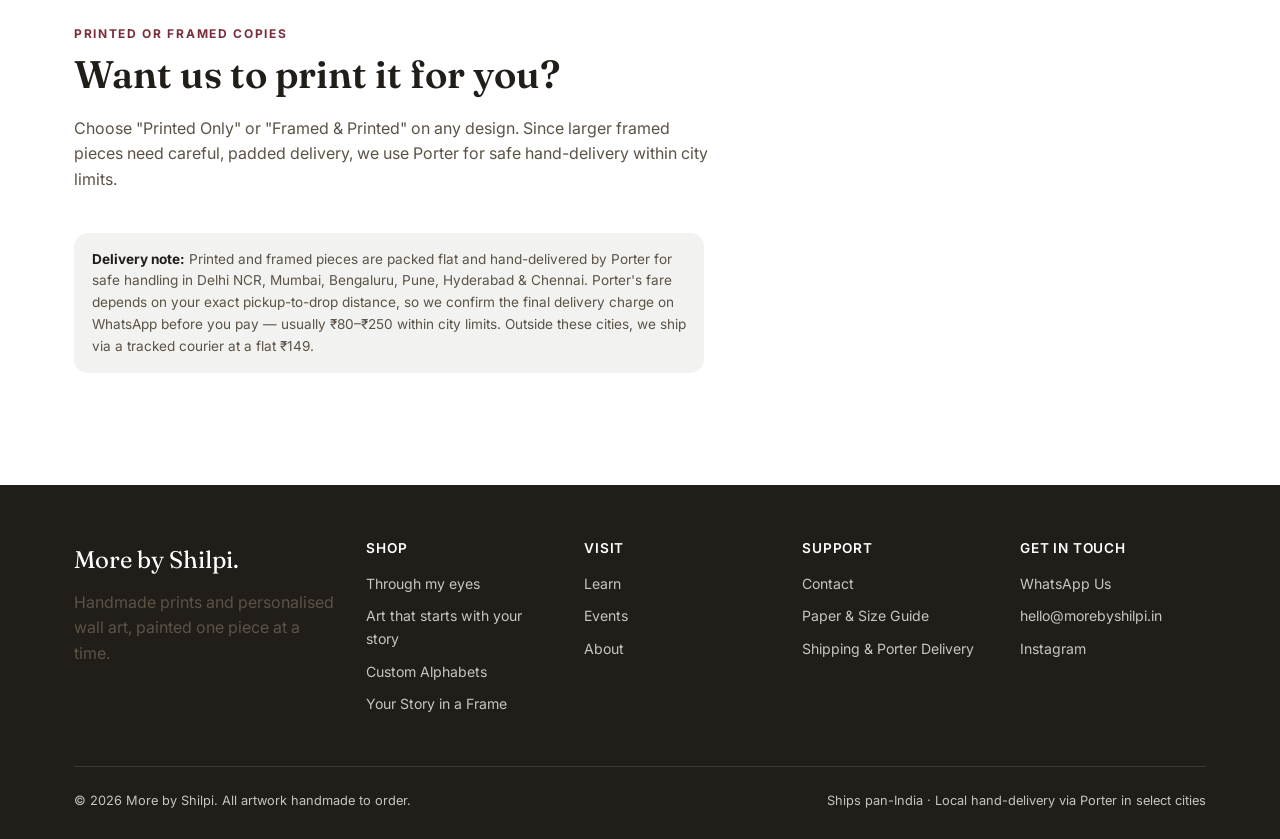
<file: prints.html>
<!DOCTYPE html>
<html lang="en">
<head>
<meta charset="UTF-8">
<meta name="viewport" content="width=device-width, initial-scale=1.0">
<title>Downloadable & Printed Art Prints — More by Shilpi</title>
<meta name="description" content="Hand-painted art prints available as an instant digital download in two sizes, or as a printed / framed copy delivered via Porter.">
<link rel="preconnect" href="https://fonts.googleapis.com">
<link href="https://fonts.googleapis.com/css2?family=Fraunces:opsz,wght@9..144,400;9..144,500;9..144,600&family=Inter:wght@400;500;600;700&display=swap" rel="stylesheet">
<link rel="stylesheet" href="css/style.css">
</head>
<body data-page="prints" data-bucket="expressions">

<div id="site-header"></div>

<section class="section section--tight">
  <div class="container">
    <p style="font-size:.82rem;margin-bottom:10px;"><a href="expressions.html" style="color:var(--terracotta);font-weight:600;">Expressions</a> <span style="color:var(--ink-soft);">/ Prints</span></p>
    <span class="eyebrow">Prints</span>
    <h1>Downloadable & Framed Art Prints</h1>
    <p class="lede" style="max-width:60ch;">Every design below is hand-painted first, then digitised. Buy the instant digital download, or let us print and frame it for you — delivered locally by Porter.</p>
  </div>
</section>

<section class="section--tight">
  <div class="container">
    <div class="grid grid--4" id="printsGrid"></div>
  </div>
</section>

<section class="section section--alt" id="paper-guide">
  <div class="container">
    <div class="section-head">
      <span class="eyebrow">Before you buy</span>
      <h2>Sizes & paper guide</h2>
      <p>Two sizes to choose from, and everything you need to print it perfectly at home or at a lab.</p>
    </div>
    <div class="grid grid--2" style="margin-bottom:28px;">
      <div class="cat-card" style="flex-direction:row;align-items:center;padding:20px;gap:16px;">
        <div class="art-block art--1" style="width:80px;height:80px;border-radius:12px;font-size:.9rem;flex-shrink:0;">A4</div>
        <div><h3 style="margin-bottom:4px;">A4 — 21 x 29.7 cm</h3><p style="margin:0;font-size:.88rem;">Desk shelves, small gallery walls, gifting.</p></div>
      </div>
      <div class="cat-card" style="flex-direction:row;align-items:center;padding:20px;gap:16px;">
        <div class="art-block art--5" style="width:80px;height:80px;border-radius:12px;font-size:.9rem;flex-shrink:0;">A3</div>
        <div><h3 style="margin-bottom:4px;">A3 — 29.7 x 42 cm</h3><p style="margin:0;font-size:.88rem;">A statement piece above a sofa, bed or console.</p></div>
      </div>
    </div>
    <div class="paper-guide" id="paperGuide"></div>
  </div>
</section>

<section class="section">
  <div class="container">
    <div class="section-head">
      <span class="eyebrow">Printed or framed copies</span>
      <h2>Want us to print it for you?</h2>
      <p>Choose "Printed Only" or "Framed & Printed" on any design. Since larger framed pieces need careful, padded delivery, we use Porter for safe hand-delivery within city limits.</p>
    </div>
    <div class="note-box" id="porterNote" style="max-width:70ch;"></div>
  </div>
</section>

<!-- Product configurator modal -->
<div class="cart-overlay" id="printOverlay" onclick="closePrintModal()"></div>
<div class="cart-drawer" id="printModal" style="width:480px;">
  <div class="cart-head">
    <h3 style="margin:0;" id="pmTitle">Design</h3>
    <button class="cart-close" onclick="closePrintModal()">✕</button>
  </div>
  <div style="padding:20px 24px;overflow-y:auto;flex:1;">
    <div class="art-block" id="pmArt" style="border-radius:14px;margin-bottom:16px;"><span id="pmArtLabel"></span></div>
    <p id="pmBlurb" style="font-size:.9rem;"></p>

    <div class="option-group">
      <label class="group-label">Format</label>
      <div class="option-row" id="pmFormatRow"></div>
    </div>

    <div class="option-group">
      <label class="group-label">Size</label>
      <div class="option-row" id="pmSizeRow"></div>
    </div>

    <div class="note-box" id="pmPorterNote" style="display:none;"></div>

    <div class="option-group" style="margin-top:20px;">
      <label class="group-label">Quantity</label>
      <div class="qty-row">
        <button onclick="pmChangeQty(-1)">−</button>
        <input type="text" id="pmQty" value="1" readonly>
        <button onclick="pmChangeQty(1)">+</button>
      </div>
    </div>
  </div>
  <div class="cart-foot" style="display:block;">
    <div class="cart-subtotal"><span>Price</span><span id="pmPrice">₹0</span></div>
    <button class="btn btn--primary btn--block" onclick="pmAddToCart()">Add to Cart</button>
  </div>
</div>

<div id="site-footer"></div>

<script src="js/data.js"></script>
<script src="js/cart.js"></script>
<script src="js/main.js"></script>
<script src="js/prints.js"></script>
</body>
</html>
</file>
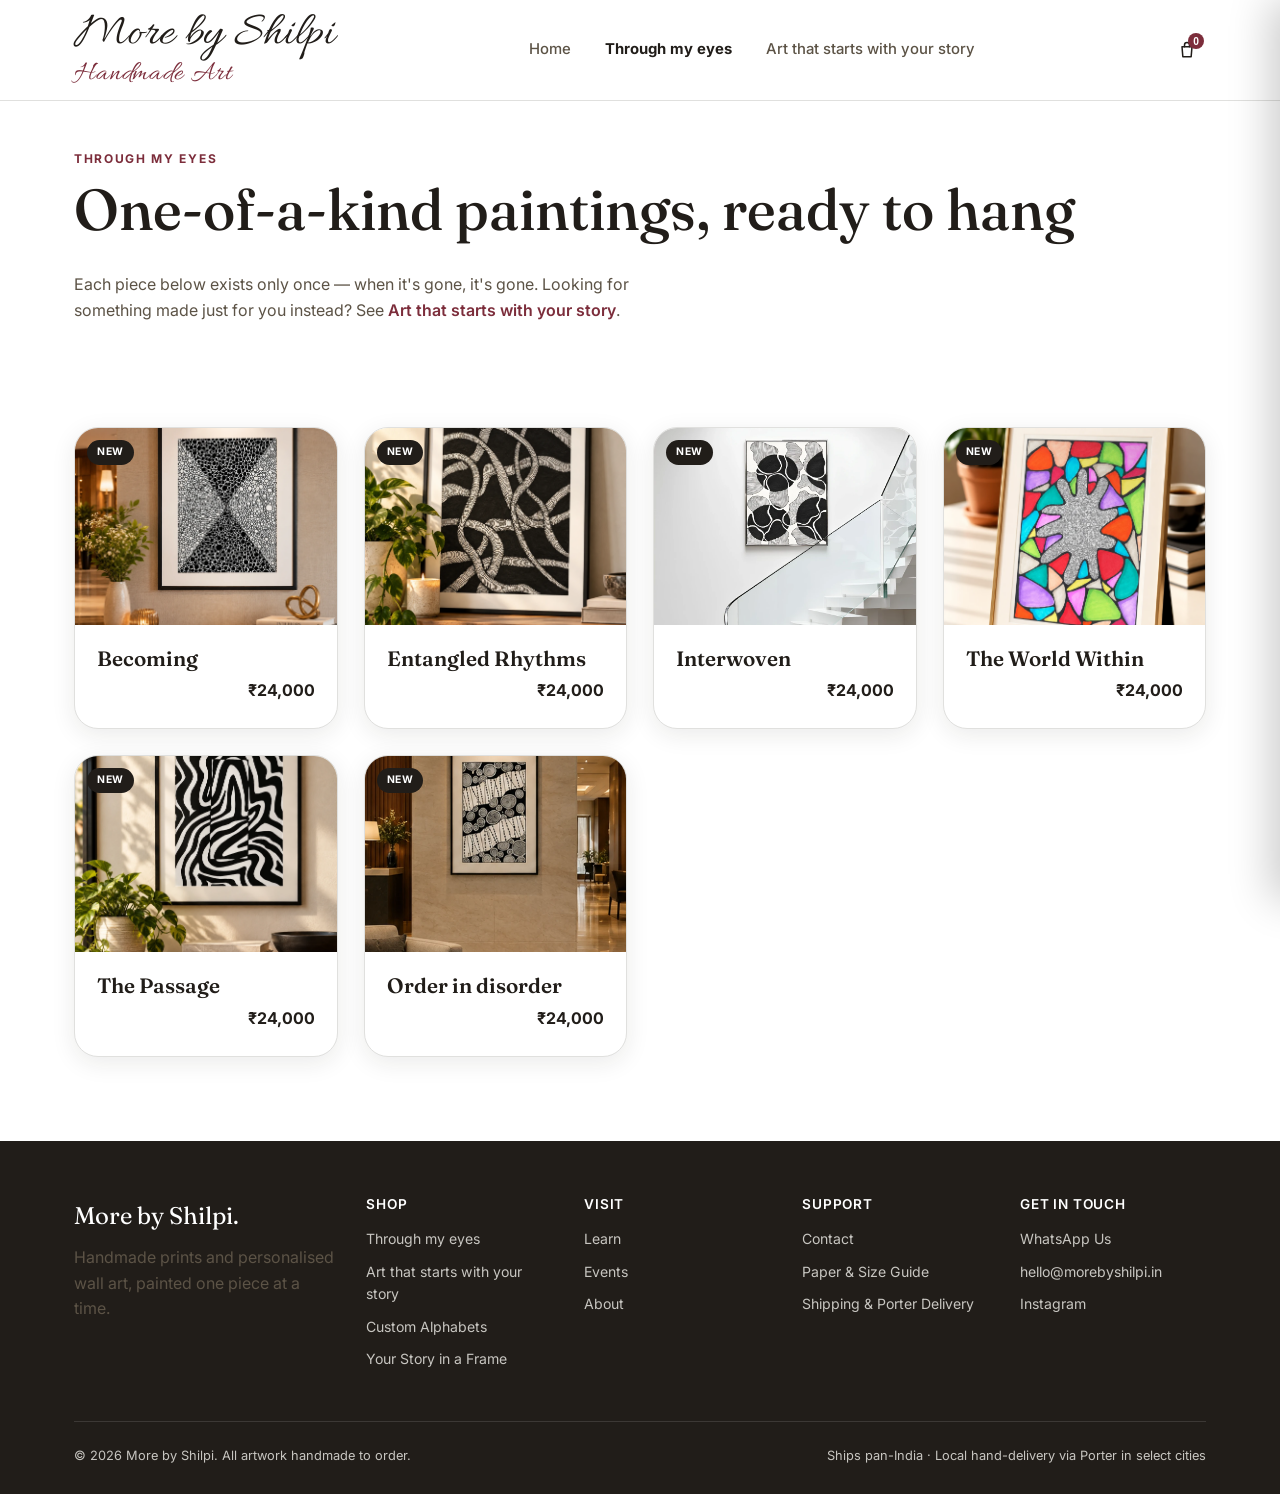
<file: product.html>
<!DOCTYPE html>
<html lang="en">
<head>
<meta charset="UTF-8">
<meta name="viewport" content="width=device-width, initial-scale=1.0">
<title id="productTitleTag">Piece — More by Shilpi</title>
<meta name="description" content="A one-of-a-kind original painting, hand-painted and ready to hang.">
<link rel="preconnect" href="https://fonts.googleapis.com">
<link href="https://fonts.googleapis.com/css2?family=Fraunces:opsz,wght@9..144,400;9..144,500;9..144,600&family=Inter:wght@400;500;600;700&family=Alex+Brush&family=Allura&family=Caveat:wght@400;600&display=swap" rel="stylesheet">
<link rel="stylesheet" href="css/style.css?v=38">
</head>
<body data-page="product" data-bucket="expressions">

<div id="site-header"></div>

<section class="section--tight">
  <div class="container">
    <p style="font-size:.82rem;margin-bottom:10px;"><a href="expressions.html" id="productSectionLink" style="color:var(--terracotta-dark);font-weight:600;text-decoration:underline;">Through my eyes</a> <span style="color:var(--ink-soft);" id="productCrumb"></span></p>

    <div class="product-layout product-layout--page">
      <div class="product-gallery">
        <div class="product-thumbs" id="productThumbs"></div>
        <div class="art-block" id="productArt" style="border-radius:14px;aspect-ratio:4/5;"></div>
      </div>
      <div>
        <span class="badge-new" id="productNewBadge" style="display:none;position:static;">New</span>
        <h1 id="productTitle" style="margin-top:8px;"></h1>
        <p id="productMedium" style="color:var(--ink-soft);"></p>
        <div class="size-picker" id="productSizes" style="display:none;">
          <span class="size-picker-label">Size</span>
          <div class="size-picker-options" id="productSizeOptions"></div>
        </div>
        <div class="price-tag" id="productPrice"></div>
        <p class="price-note" id="productPriceNote" style="display:none;"></p>
        <div id="productDesc" style="margin-bottom:18px;"></div>
        <div class="note-box" id="productNote"></div>
        <a class="btn btn--wa btn--block" id="productWaBtn" target="_blank" rel="noopener" style="margin-top:16px;">Enquire on WhatsApp</a>
        <p style="text-align:center;font-size:.85rem;margin-top:16px;"><a href="expressions.html" id="productBackLink" style="color:var(--terracotta);font-weight:600;">← Back to Through my eyes</a></p>
      </div>
    </div>
  </div>
</section>

<div id="site-footer"></div>

<script src="js/data.js?v=38"></script>
<script src="js/cart.js?v=38"></script>
<script src="js/main.js?v=38"></script>
<script src="js/product.js?v=38"></script>
</body>
</html>
</file>
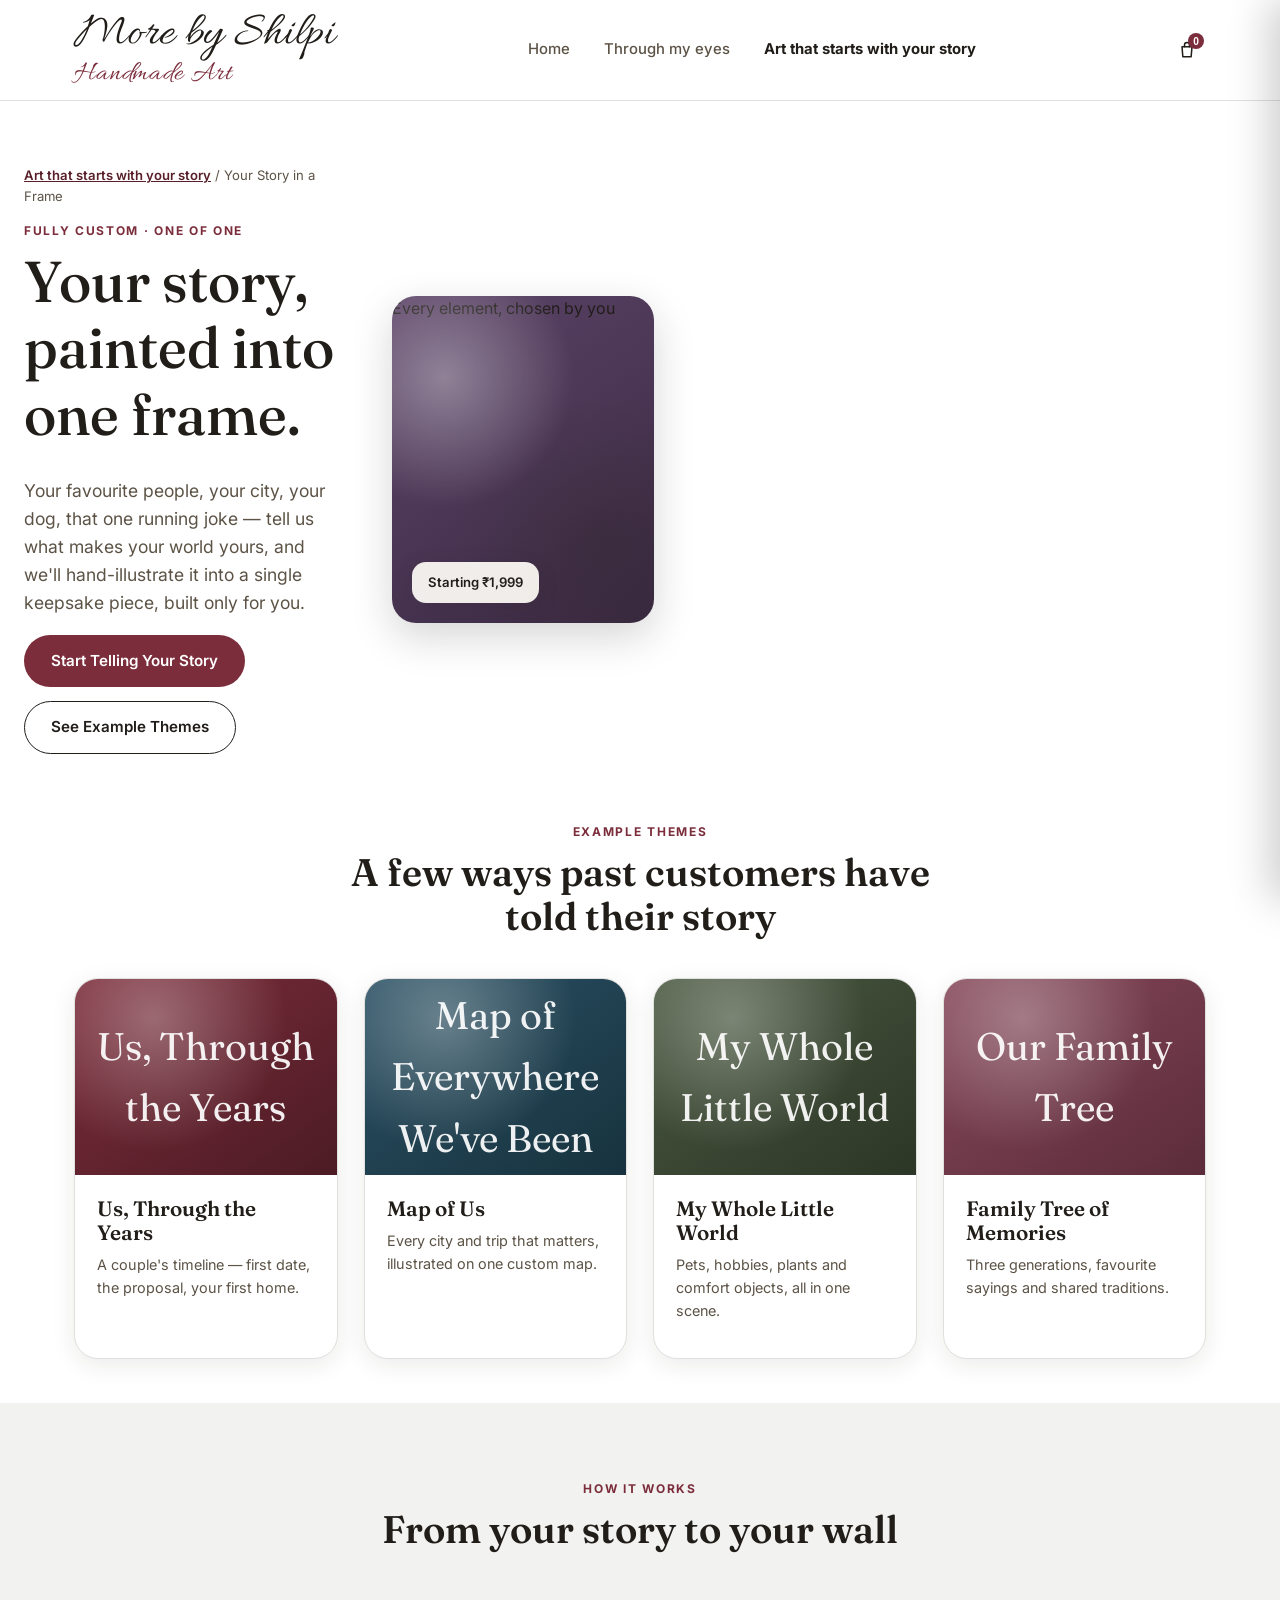
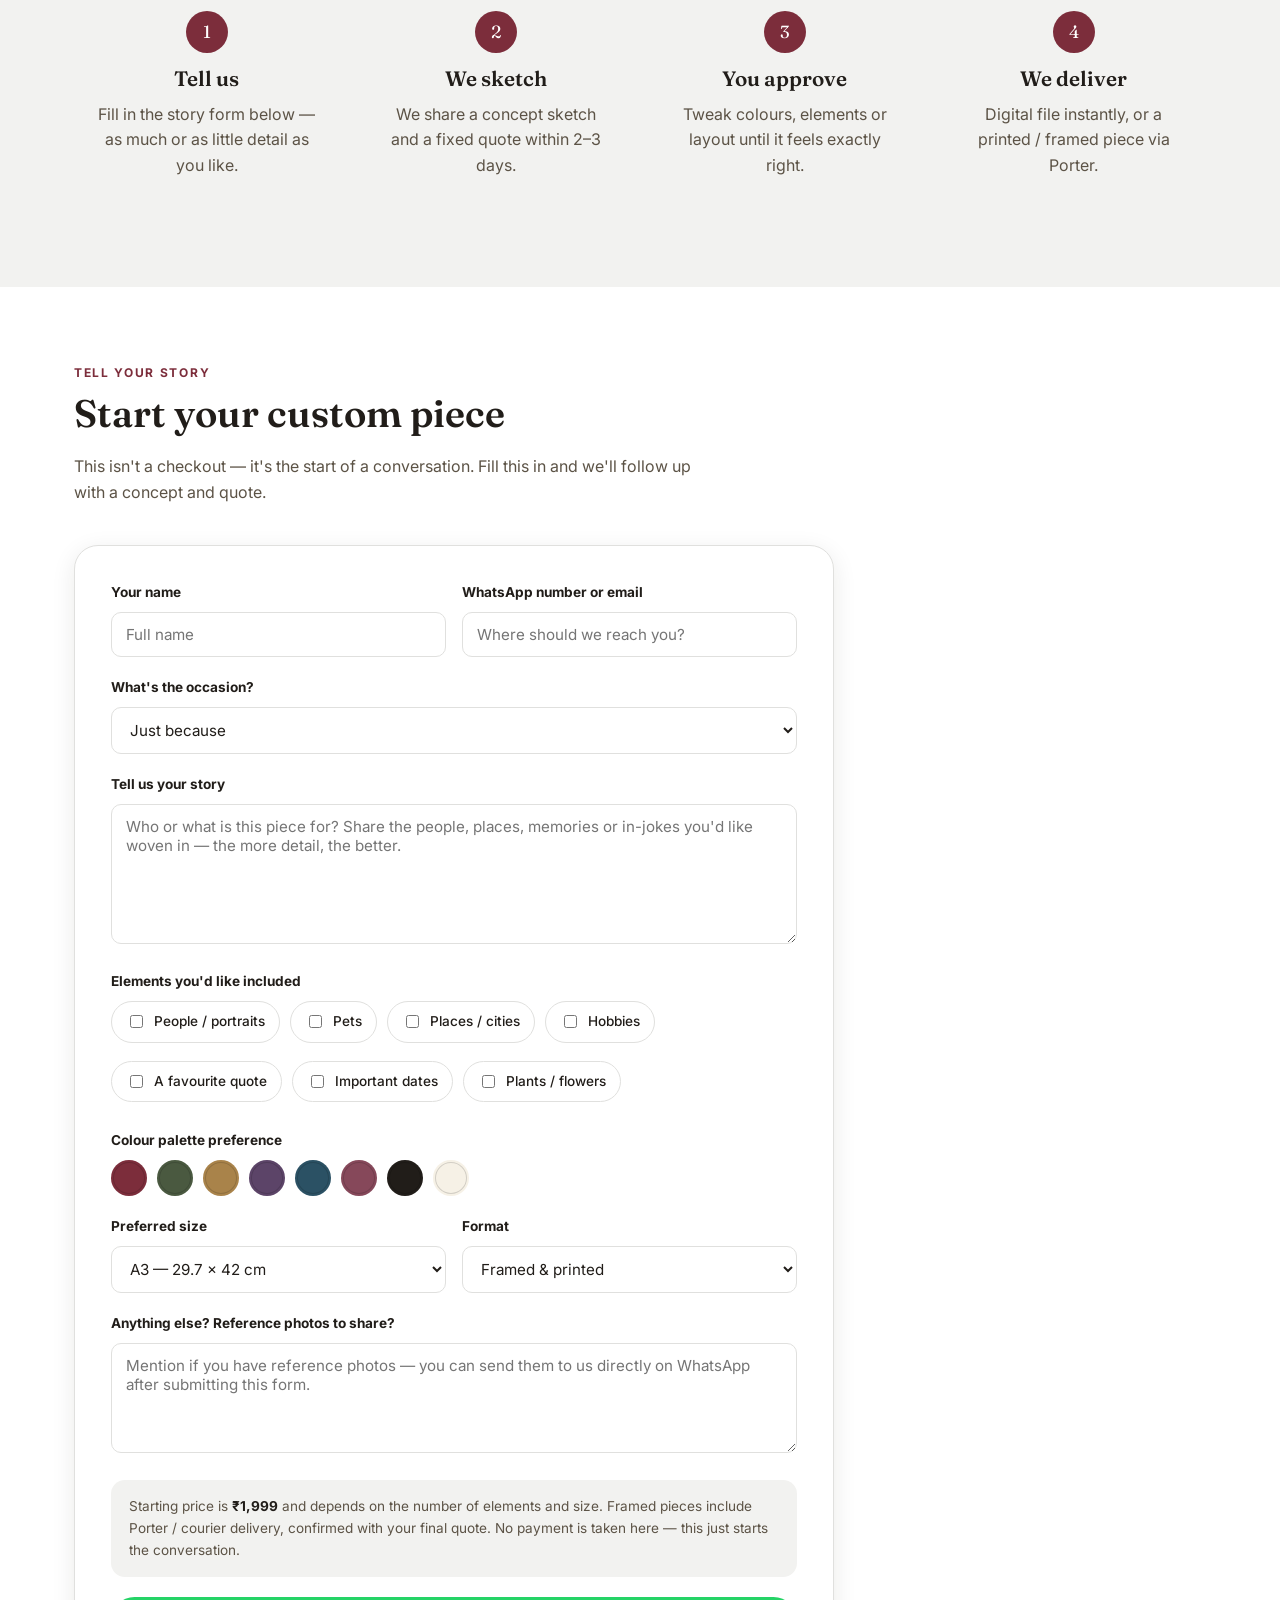
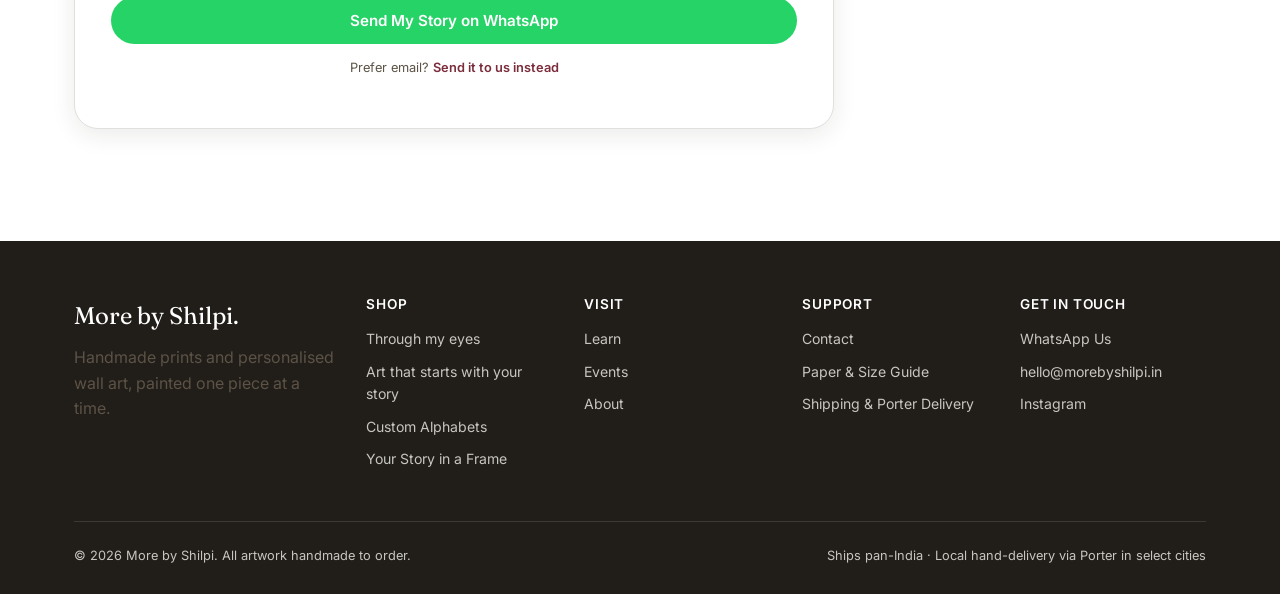
<file: story-frame.html>
<!DOCTYPE html>
<html lang="en">
<head>
<meta charset="UTF-8">
<meta name="viewport" content="width=device-width, initial-scale=1.0">
<title>Your Story in a Frame — Custom Illustrated Wall Art — More by Shilpi</title>
<meta name="description" content="Tell us what you love — your people, your places, your memories — and we'll hand-paint it into one custom illustrated keepsake.">
<link rel="preconnect" href="https://fonts.googleapis.com">
<link href="https://fonts.googleapis.com/css2?family=Fraunces:opsz,wght@9..144,400;9..144,500;9..144,600&family=Inter:wght@400;500;600;700&family=Alex+Brush&family=Allura&family=Caveat:wght@400;600&display=swap" rel="stylesheet">
<link rel="stylesheet" href="css/style.css?v=38">
</head>
<body data-page="story" data-bucket="inspirations">

<div id="site-header"></div>

<section class="hero" style="padding-bottom:20px;">
  <div class="container" style="display:grid;grid-template-columns:1.1fr .9fr;gap:48px;align-items:center;">
    <div>
      <p style="font-size:.82rem;margin-bottom:10px;"><a href="inspirations.html" style="color:var(--terracotta-dark);font-weight:600;text-decoration:underline;">Art that starts with your story</a> <span style="color:var(--ink-soft);">/ Your Story in a Frame</span></p>
      <span class="eyebrow">Fully custom · One of one</span>
      <h1>Your story, painted into one frame.</h1>
      <p class="lede">Your favourite people, your city, your dog, that one running joke — tell us what makes your world yours, and we'll hand-illustrate it into a single keepsake piece, built only for you.</p>
      <div class="hero-ctas">
        <a href="#storyForm" class="btn btn--primary">Start Telling Your Story</a>
        <a href="#examples" class="btn btn--outline">See Example Themes</a>
      </div>
    </div>
    <div class="hero-art art--4">
      <span>Every element, chosen by you</span>
      <div class="tag">Starting ₹1,999</div>
    </div>
  </div>
</section>

<section class="section--tight" id="examples">
  <div class="container">
    <div class="section-head center">
      <span class="eyebrow">Example themes</span>
      <h2>A few ways past customers have told their story</h2>
    </div>
    <div class="grid grid--4">
      <div class="cat-card">
        <div class="art-block art--1"><span>Us, Through the Years</span></div>
        <div class="cat-body"><h3>Us, Through the Years</h3><p>A couple's timeline — first date, the proposal, your first home.</p></div>
      </div>
      <div class="cat-card">
        <div class="art-block art--5"><span>Map of Everywhere We've Been</span></div>
        <div class="cat-body"><h3>Map of Us</h3><p>Every city and trip that matters, illustrated on one custom map.</p></div>
      </div>
      <div class="cat-card">
        <div class="art-block art--2"><span>My Whole Little World</span></div>
        <div class="cat-body"><h3>My Whole Little World</h3><p>Pets, hobbies, plants and comfort objects, all in one scene.</p></div>
      </div>
      <div class="cat-card">
        <div class="art-block art--6"><span>Our Family Tree</span></div>
        <div class="cat-body"><h3>Family Tree of Memories</h3><p>Three generations, favourite sayings and shared traditions.</p></div>
      </div>
    </div>
  </div>
</section>

<section class="section section--alt">
  <div class="container">
    <div class="section-head center">
      <span class="eyebrow">How it works</span>
      <h2>From your story to your wall</h2>
    </div>
    <div class="steps">
      <div class="step"><div class="num">1</div><h3>Tell us</h3><p>Fill in the story form below — as much or as little detail as you like.</p></div>
      <div class="step"><div class="num">2</div><h3>We sketch</h3><p>We share a concept sketch and a fixed quote within 2–3 days.</p></div>
      <div class="step"><div class="num">3</div><h3>You approve</h3><p>Tweak colours, elements or layout until it feels exactly right.</p></div>
      <div class="step"><div class="num">4</div><h3>We deliver</h3><p>Digital file instantly, or a printed / framed piece via Porter.</p></div>
    </div>
  </div>
</section>

<section class="section" id="storyForm">
  <div class="container">
    <div class="section-head">
      <span class="eyebrow">Tell your story</span>
      <h2>Start your custom piece</h2>
      <p>This isn't a checkout — it's the start of a conversation. Fill this in and we'll follow up with a concept and quote.</p>
    </div>

    <div class="form-card" style="max-width:760px;">
      <div class="field-row">
        <div class="field">
          <label>Your name</label>
          <input type="text" id="sName" placeholder="Full name">
        </div>
        <div class="field">
          <label>WhatsApp number or email</label>
          <input type="text" id="sContact" placeholder="Where should we reach you?">
        </div>
      </div>

      <div class="field">
        <label>What's the occasion?</label>
        <select id="sOccasion">
          <option>Just because</option>
          <option>Anniversary</option>
          <option>Wedding / Engagement</option>
          <option>Birthday</option>
          <option>Housewarming</option>
          <option>Farewell / Memorial</option>
          <option>Other</option>
        </select>
      </div>

      <div class="field">
        <label>Tell us your story</label>
        <textarea id="sStory" placeholder="Who or what is this piece for? Share the people, places, memories or in-jokes you'd like woven in — the more detail, the better." style="min-height:140px;"></textarea>
      </div>

      <div class="field">
        <label>Elements you'd like included</label>
        <div class="checkbox-row" id="sElements">
          <label><input type="checkbox" value="People/portraits"> People / portraits</label>
          <label><input type="checkbox" value="Pets"> Pets</label>
          <label><input type="checkbox" value="Places/cities"> Places / cities</label>
          <label><input type="checkbox" value="Hobbies"> Hobbies</label>
          <label><input type="checkbox" value="A favourite quote"> A favourite quote</label>
          <label><input type="checkbox" value="Important dates"> Important dates</label>
          <label><input type="checkbox" value="Plants/flowers"> Plants / flowers</label>
        </div>
      </div>

      <div class="field">
        <label>Colour palette preference</label>
        <div class="swatch-row" id="sSwatches"></div>
      </div>

      <div class="field-row">
        <div class="field">
          <label>Preferred size</label>
          <select id="sSize">
            <option value="a4">A4 — 21 x 29.7 cm</option>
            <option value="a3" selected>A3 — 29.7 x 42 cm</option>
            <option value="custom">Custom size (tell us below)</option>
          </select>
        </div>
        <div class="field">
          <label>Format</label>
          <select id="sFormat">
            <option value="digital">Digital download</option>
            <option value="print">Printed only</option>
            <option value="framed" selected>Framed & printed</option>
          </select>
        </div>
      </div>

      <div class="field">
        <label>Anything else? Reference photos to share?</label>
        <textarea id="sNotes" placeholder="Mention if you have reference photos — you can send them to us directly on WhatsApp after submitting this form."></textarea>
      </div>

      <div class="note-box" style="margin-bottom:20px;">
        Starting price is <strong>₹1,999</strong> and depends on the number of elements and size. Framed pieces include Porter / courier delivery, confirmed with your final quote. No payment is taken here — this just starts the conversation.
      </div>

      <button class="btn btn--wa btn--block" onclick="submitStoryForm()">Send My Story on WhatsApp</button>
      <p style="text-align:center;font-size:.8rem;margin-top:14px;">Prefer email? <a href="#" id="storyEmailLink" style="color:var(--terracotta);font-weight:600;">Send it to us instead</a></p>
    </div>
  </div>
</section>

<div id="site-footer"></div>

<script src="js/data.js?v=38"></script>
<script src="js/cart.js?v=38"></script>
<script src="js/main.js?v=38"></script>
<script src="js/story-frame.js?v=38"></script>
</body>
</html>
</file>
<file: css/style.css>
/* ===================================================================
   More by Shilpi — Design System
   Elegant gallery palette: ivory paper, deep charcoal ink, a rich
   wine accent and antique brass for premium highlights.
   =================================================================== */

:root {
  --cream: #ffffff;
  --paper: #ffffff;
  --ink: #211d19;
  --ink-soft: #5c5346;
  --line: #e0e0de;
  --terracotta: #7c2d3b;       /* deep wine — primary accent */
  --terracotta-dark: #591f29;
  --sage: #4a5940;             /* deep forest — secondary accent */
  --gold: #a9834a;             /* antique brass — premium highlight */
  --cream-deep: #f2f2f0;

  --radius-s: 6px;
  --radius-m: 14px;
  --radius-l: 24px;

  --shadow-card: 0 6px 24px rgba(33, 29, 25, 0.09);
  --shadow-pop: 0 14px 40px rgba(33, 29, 25, 0.18);

  --font-display: "Fraunces", "Georgia", serif;
  --font-body: "Inter", -apple-system, BlinkMacSystemFont, "Segoe UI", sans-serif;

  --container: 1180px;
}

* { box-sizing: border-box; }
html { scroll-behavior: smooth; }

body {
  margin: 0;
  background: var(--cream);
  color: var(--ink);
  font-family: var(--font-body);
  line-height: 1.6;
  -webkit-font-smoothing: antialiased;
}

img { max-width: 100%; display: block; }
a { color: inherit; text-decoration: none; }
ul { margin: 0; padding: 0; list-style: none; }

h1, h2, h3, h4 {
  font-family: var(--font-display);
  font-weight: 600;
  line-height: 1.15;
  margin: 0 0 .5em;
  color: var(--ink);
}

h1 { font-size: clamp(2.2rem, 4.5vw, 3.6rem); font-weight: 500; }
h2 { font-size: clamp(1.7rem, 3vw, 2.5rem); }
h3 { font-size: 1.3rem; }

p { margin: 0 0 1em; color: var(--ink-soft); }

.container {
  max-width: var(--container);
  margin: 0 auto;
  padding: 0 24px;
}

.eyebrow {
  display: inline-block;
  font-family: var(--font-body);
  font-size: .75rem;
  letter-spacing: .14em;
  text-transform: uppercase;
  color: var(--terracotta);
  font-weight: 700;
  margin-bottom: .75em;
}

.section {
  padding: 72px 0;
}
.section--tight { padding: 44px 0; }
.section--alt { background: var(--cream-deep); }

.section-head {
  max-width: 640px;
  margin: 0 0 40px;
}
.section-head.center { margin-left: auto; margin-right: auto; text-align: center; }

/* ---------- Buttons ---------- */
.btn {
  display: inline-flex;
  align-items: center;
  justify-content: center;
  gap: 8px;
  font-family: var(--font-body);
  font-weight: 600;
  font-size: .95rem;
  padding: 13px 26px;
  border-radius: 999px;
  border: 1px solid transparent;
  cursor: pointer;
  transition: transform .15s ease, box-shadow .15s ease, background .15s ease, color .15s ease;
  white-space: nowrap;
}
.btn:active { transform: translateY(1px); }

.btn--primary {
  background: var(--terracotta);
  color: #fff;
}
.btn--primary:hover { background: var(--terracotta-dark); box-shadow: var(--shadow-card); }

.btn--outline {
  background: transparent;
  border-color: var(--ink);
  color: var(--ink);
}
.btn--outline:hover { background: var(--ink); color: var(--paper); }

.btn--ghost {
  background: rgba(43,36,28,.06);
  color: var(--ink);
}
.btn--ghost:hover { background: rgba(43,36,28,.12); }

.btn--sm { padding: 9px 18px; font-size: .85rem; }
.btn--block { width: 100%; }
.btn--wa { background: #25d366; color: #fff; }
.btn--wa:hover { background: #1ebc59; }

/* ---------- Header ---------- */
.site-header {
  position: sticky;
  top: 0;
  z-index: 100;
  background: rgba(255, 255, 255, .92);
  backdrop-filter: blur(8px);
  border-bottom: 1px solid var(--line);
}
.header-row {
  display: flex;
  align-items: center;
  justify-content: space-between;
  height: 100px;
}
.logo {
  display: flex;
  flex-direction: column;
  gap: 2px;
  line-height: 1;
}
.logo-name {
  font-family: "Allura", "Alex Brush", cursive;
  font-size: 3rem;
  font-weight: 400;
  color: var(--ink);
  white-space: nowrap;
}
.logo-tagline {
  font-family: "Allura", "Alex Brush", cursive;
  font-size: 1.75rem;
  font-weight: 400;
  letter-spacing: .03em;
  text-transform: none;
  color: var(--terracotta);
  white-space: nowrap;
}

.nav-links {
  display: flex;
  gap: 34px;
  align-items: center;
}
.nav-links a {
  font-size: .93rem;
  font-weight: 500;
  color: var(--ink-soft);
}
.nav-links a:hover { color: var(--ink); }
.nav-links a.active { color: var(--ink); font-weight: 700; }

.header-actions { display: flex; align-items: center; gap: 6px; }

.cart-btn {
  position: relative;
  display: inline-flex;
  align-items: center;
  justify-content: center;
  width: 38px;
  height: 38px;
  border-radius: 50%;
  background: none;
  border: none;
  color: var(--ink);
  cursor: pointer;
  transition: background .15s ease;
}
.cart-btn:hover { background: var(--cream-deep); }
.cart-count {
  position: absolute;
  top: 2px;
  right: 2px;
  background: var(--terracotta);
  color: #fff;
  border-radius: 999px;
  min-width: 16px;
  height: 16px;
  font-size: .64rem;
  font-weight: 700;
  display: inline-flex;
  align-items: center;
  justify-content: center;
  padding: 0 4px;
}

.nav-toggle {
  display: none;
  background: none;
  border: none;
  font-size: 1.6rem;
  cursor: pointer;
  color: var(--ink);
}

/* ---------- Hero ---------- */
.hero {
  padding: 64px 0 40px;
  display: grid;
  grid-template-columns: 1.1fr .9fr;
  gap: 48px;
  align-items: center;
}
.hero p.lede { font-size: 1.1rem; max-width: 46ch; }
.hero-ctas { display: flex; gap: 14px; flex-wrap: wrap; margin-top: 8px; }

.hero-art {
  position: relative;
  aspect-ratio: 4/5;
  border-radius: var(--radius-l);
  overflow: hidden;
  background: linear-gradient(135deg, var(--gold), var(--terracotta) 55%, var(--sage));
  box-shadow: var(--shadow-pop);
}
.hero-art::before {
  content: "";
  position: absolute; inset: 0;
  background:
    radial-gradient(circle at 20% 25%, rgba(255,255,255,.35), transparent 40%),
    radial-gradient(circle at 80% 75%, rgba(43,36,28,.25), transparent 45%);
}
.hero-art .tag {
  position: absolute; left: 20px; bottom: 20px;
  background: rgba(255,253,248,.92);
  color: var(--ink);
  padding: 10px 16px;
  border-radius: var(--radius-m);
  font-size: .82rem;
  font-weight: 600;
  box-shadow: var(--shadow-card);
}

.trust-row {
  display: flex;
  gap: 32px;
  flex-wrap: wrap;
  margin-top: 36px;
  padding-top: 28px;
  border-top: 1px solid var(--line);
}
.trust-row .item { font-size: .85rem; color: var(--ink-soft); display: flex; gap: 8px; align-items: center; }
.trust-row .item b { color: var(--ink); }

/* ---------- Full-bleed hero (home page) ---------- */
.hero-bleed {
  position: relative;
  width: 100%;
  aspect-ratio: 35/6;
  min-height: 340px;
  overflow: hidden;
  background-color: #000;
}
.hero-bleed-copy {
  position: absolute;
  left: 0; right: 0; bottom: 0;
  padding: 40px 24px;
  text-align: center;
  color: #fff;
}
.hero-bleed-copy .eyebrow { color: rgba(255,255,255,.85); }
.hero-bleed-copy h1 {
  font-family: "Caveat", cursive;
  font-style: italic;
  font-weight: 600;
  font-size: clamp(2.4rem, 5vw, 3.4rem);
  color: #fff;
  max-width: 26ch;
  margin: 0 auto .3em;
}
.hero-bleed-copy p {
  font-family: "Caveat", cursive;
  font-style: italic;
  font-weight: 600;
  font-size: clamp(1.25rem, 2.4vw, 1.6rem);
  color: rgba(255,255,255,.92);
  max-width: 46ch;
  margin: 0 auto 20px;
  line-height: 1.35;
}

/* ---------- Category section headings (Expressions / Inspirations) --- */
.category-heading {
  text-align: center;
  font-size: .78rem;
  font-weight: 700;
  letter-spacing: .16em;
  text-transform: uppercase;
  color: var(--ink-soft);
  margin: 0 0 28px;
}

/* ---------- Category / Product cards ---------- */
.grid {
  display: grid;
  gap: 26px;
}
.grid--2 { grid-template-columns: repeat(2, 1fr); }
.grid--3 { grid-template-columns: repeat(3, 1fr); }
.grid--4 { grid-template-columns: repeat(4, 1fr); }

.cat-card {
  background: var(--paper);
  border-radius: var(--radius-l);
  overflow: hidden;
  box-shadow: var(--shadow-card);
  border: 1px solid var(--line);
  transition: transform .2s ease, box-shadow .2s ease;
  display: flex;
  flex-direction: column;
}
.cat-card:hover { transform: translateY(-4px); box-shadow: var(--shadow-pop); }

/* Product card badges + hover Quick View, used on Expressions & Inspirations */
.pcard { position: relative; }
.pcard .art-block { position: relative; font-size: 1.7rem; line-height: 1.15; }
.badge-new, .badge-sold {
  position: absolute;
  top: 12px;
  z-index: 2;
  font-size: .65rem;
  font-weight: 700;
  letter-spacing: .05em;
  text-transform: uppercase;
  padding: 4px 10px;
  border-radius: 999px;
}
.badge-new { left: 12px; background: var(--ink); color: #fff; }
.badge-sold { right: 12px; background: rgba(255,255,255,.92); color: var(--ink); border: 1px solid var(--line); }
.quick-view-layer {
  position: absolute;
  inset: 0;
  display: flex;
  align-items: flex-end;
  justify-content: center;
  padding-bottom: 16px;
  background: rgba(33,29,25,0);
  opacity: 0;
  transition: opacity .2s ease, background .2s ease;
  z-index: 1;
}
.pcard:hover .quick-view-layer { opacity: 1; background: rgba(33,29,25,.18); }
.quick-view-pill {
  background: #fff;
  color: var(--ink);
  font-size: .78rem;
  font-weight: 700;
  padding: 8px 18px;
  border-radius: 999px;
  box-shadow: var(--shadow-card);
}
.pcard .cat-body .price-line .sold-label { color: var(--ink-soft); font-weight: 600; }

.art-block {
  aspect-ratio: 4/3;
  display: flex;
  align-items: center;
  justify-content: center;
  font-family: var(--font-display);
  font-size: 2.4rem;
  color: rgba(255,255,255,.92);
  position: relative;
  overflow: hidden;
}
.art-block span { position: relative; z-index: 1; text-align: center; padding: 0 16px;}
.art-block::after {
  content: "";
  position: absolute; inset: 0;
  background: radial-gradient(circle at 30% 20%, rgba(255,255,255,.3), transparent 55%);
}
.art-block img {
  position: absolute; inset: 0;
  width: 100%; height: 100%;
  object-fit: cover;
  z-index: 0;
}
.art-block.has-img { background: var(--cream-deep); }
.art-block.has-img::after { display: none; }
.art--1 { background: linear-gradient(145deg, #7c2d3b, #4c1b24); }
.art--2 { background: linear-gradient(145deg, #4a5940, #2c3626); }
.art--3 { background: linear-gradient(145deg, #a9834a, #7a5c33); }
.art--4 { background: linear-gradient(145deg, #5c4468, #3a2942); }
.art--5 { background: linear-gradient(145deg, #2b5164, #17323e); }
.art--6 { background: linear-gradient(145deg, #86485a, #5c2c3a); }

.cat-body { padding: 22px 22px 24px; display: flex; flex-direction: column; gap: 6px; flex: 1; }
.cat-body h3 { margin-bottom: 2px; }
.cat-body p { font-size: .9rem; margin-bottom: 12px; }
.cat-body .price-line {
  font-weight: 700;
  color: var(--ink);
  margin-top: auto;
  display: flex;
  justify-content: space-between;
  align-items: center;
}
.price-from { font-size: .75rem; font-weight: 500; color: var(--ink-soft); }

.pill {
  display: inline-block;
  font-size: .7rem;
  font-weight: 700;
  letter-spacing: .04em;
  text-transform: uppercase;
  padding: 4px 10px;
  border-radius: 999px;
  background: rgba(111,125,85,.15);
  color: var(--sage);
  width: fit-content;
}
.pill--gold { background: rgba(201,154,63,.18); color: var(--terracotta-dark); }

/* ---------- Product detail layout ---------- */
.product-layout {
  display: grid;
  grid-template-columns: 1fr 1fr;
  gap: 56px;
  align-items: flex-start;
}
.gallery-main {
  aspect-ratio: 1/1;
  border-radius: var(--radius-l);
}
.gallery-thumbs { display: flex; gap: 10px; margin-top: 12px; }
.gallery-thumbs .art-block { width: 76px; height: 76px; aspect-ratio: auto; border-radius: var(--radius-s); font-size: 1rem; }

.art-block.fit-whole img { object-fit: contain; }
.product-layout--page { grid-template-columns: 1.1fr .9fr; gap: 48px; align-items: start; }
.product-layout--page > * { min-width: 0; }
.product-gallery { display: flex; gap: 14px; align-items: flex-start; }
.product-gallery #productArt { flex: 1; min-width: 0; }
.product-thumbs { display: flex; flex-direction: column; gap: 10px; }
.product-thumbs:empty { display: none; }
.product-thumbs button {
  width: 72px; height: 96px; padding: 0;
  border: 2px solid transparent; border-radius: var(--radius-s);
  overflow: hidden; cursor: pointer; background: var(--cream-deep);
  opacity: .7; transition: opacity .15s, border-color .15s;
}
.product-thumbs button:hover { opacity: 1; }
.product-thumbs button.active { opacity: 1; border-color: var(--ink); }
.product-thumbs img { width: 100%; height: 100%; object-fit: cover; display: block; }
.size-picker { margin: 4px 0 6px; }
.size-picker-label { display: block; font-size: .8rem; font-weight: 600; letter-spacing: .06em; text-transform: uppercase; color: var(--ink-soft); margin-bottom: 8px; }
.size-picker-options { display: flex; gap: 10px; flex-wrap: wrap; }
.size-picker-options button {
  font: inherit; text-align: left; cursor: pointer;
  padding: 10px 16px; border: 1.5px solid var(--line); border-radius: var(--radius-s);
  background: #fff; color: var(--ink); line-height: 1.25;
}
.size-picker-options button small { display: block; font-size: .75rem; color: var(--ink-soft); }
.size-picker-options button.active { border-color: var(--ink); box-shadow: inset 0 0 0 1px var(--ink); }
.price-note { font-size: .85rem; color: var(--ink-soft); margin: -8px 0 18px; }
.product-desc ul { margin: 0; padding-left: 20px; list-style: disc; }
.product-desc li { margin-bottom: 10px; }
@media (max-width: 640px) {
  .product-gallery { flex-direction: column-reverse; }
  .product-gallery #productArt { flex: none; width: 100%; }
  .product-thumbs { flex-direction: row; }
}

.buy-box { position: sticky; top: 96px; }
.price-tag { font-family: var(--font-display); font-size: 2rem; margin: 4px 0 18px; }
.price-tag .old { font-size: 1.1rem; color: var(--ink-soft); text-decoration: line-through; font-weight: 400; margin-right: 8px;}

.option-group { margin-bottom: 24px; }
.option-group > label.group-label {
  display: block;
  font-weight: 700;
  font-size: .85rem;
  margin-bottom: 10px;
}
.option-row { display: flex; gap: 10px; flex-wrap: wrap; }

.chip {
  border: 1.5px solid var(--line);
  background: var(--paper);
  padding: 10px 16px;
  border-radius: 10px;
  font-size: .88rem;
  font-weight: 600;
  cursor: pointer;
  transition: all .15s ease;
}
.chip:hover { border-color: var(--terracotta); }
.chip.selected {
  border-color: var(--terracotta);
  background: rgba(124,45,59,.07);
  color: var(--terracotta-dark);
}
.chip small { display: block; font-weight: 500; color: var(--ink-soft); font-size: .75rem; }

.qty-row { display: flex; align-items: center; gap: 12px; }
.qty-row button {
  width: 34px; height: 34px;
  border-radius: 8px;
  border: 1.5px solid var(--line);
  background: var(--paper);
  font-size: 1.1rem;
  cursor: pointer;
}
.qty-row input {
  width: 46px;
  text-align: center;
  border: none;
  background: transparent;
  font-size: 1rem;
  font-weight: 700;
}

.note-box {
  background: var(--cream-deep);
  border-radius: var(--radius-m);
  padding: 16px 18px;
  font-size: .85rem;
  color: var(--ink-soft);
  margin-top: 20px;
}
.note-box strong { color: var(--ink); }

.paper-guide {
  display: grid;
  grid-template-columns: repeat(3, 1fr);
  gap: 16px;
  margin-top: 12px;
}
.paper-guide .g-item {
  background: var(--paper);
  border: 1px solid var(--line);
  border-radius: var(--radius-m);
  padding: 16px;
  font-size: .85rem;
}
.paper-guide .g-item h4 { margin: 0 0 6px; font-size: .95rem; }

/* ---------- Tabs (alphabets tiers) ---------- */
.tabs { display: flex; gap: 10px; margin-bottom: 32px; flex-wrap: wrap; }
.tab-btn {
  padding: 10px 20px;
  border-radius: 999px;
  border: 1.5px solid var(--line);
  background: var(--paper);
  font-weight: 700;
  font-size: .88rem;
  cursor: pointer;
}
.tab-btn.active { background: var(--ink); color: var(--paper); border-color: var(--ink); }
.tab-panel { display: none; }
.tab-panel.active { display: block; animation: fade .3s ease; }
@keyframes fade { from { opacity: 0; transform: translateY(6px);} to { opacity: 1; transform: translateY(0);} }

.tier-compare {
  display: grid;
  grid-template-columns: repeat(3, 1fr);
  gap: 22px;
  margin-bottom: 48px;
}
.tier-card {
  border: 1.5px solid var(--line);
  border-radius: var(--radius-l);
  padding: 28px 24px;
  background: var(--paper);
}
.tier-card.featured { border-color: var(--terracotta); box-shadow: var(--shadow-card); position: relative; }
.tier-card ul { margin: 16px 0 20px; display: flex; flex-direction: column; gap: 10px; }
.tier-card ul li { font-size: .88rem; color: var(--ink-soft); padding-left: 20px; position: relative; }
.tier-card ul li::before { content: "✓"; position: absolute; left: 0; color: var(--sage); font-weight: 700; }
.tier-price { font-family: var(--font-display); font-size: 1.9rem; margin: 4px 0; }
.tier-price span { font-size: .9rem; color: var(--ink-soft); font-weight: 400; font-family: var(--font-body); }

/* ---------- Forms ---------- */
.form-card {
  background: var(--paper);
  border: 1px solid var(--line);
  border-radius: var(--radius-l);
  padding: 36px;
  box-shadow: var(--shadow-card);
}
.field { margin-bottom: 20px; }
.field label { display: block; font-weight: 700; font-size: .85rem; margin-bottom: 8px; }
.field .hint { font-weight: 400; color: var(--ink-soft); font-size: .78rem; margin-top: 6px; }
.field input[type=text],
.field input[type=email],
.field input[type=tel],
.field select,
.field textarea {
  width: 100%;
  padding: 12px 14px;
  border-radius: 10px;
  border: 1.5px solid var(--line);
  background: var(--cream);
  font-family: var(--font-body);
  font-size: .95rem;
  color: var(--ink);
}
.field textarea { resize: vertical; min-height: 110px; }
.field input:focus, .field select:focus, .field textarea:focus {
  outline: none;
  border-color: var(--terracotta);
}
.field-row { display: grid; grid-template-columns: 1fr 1fr; gap: 16px; }
.swatch-row { display: flex; gap: 10px; flex-wrap: wrap; }
.swatch {
  width: 36px; height: 36px;
  border-radius: 50%;
  cursor: pointer;
  border: 2px solid transparent;
  box-shadow: inset 0 0 0 1px rgba(0,0,0,.08);
}
.swatch.selected { border-color: var(--ink); }
.checkbox-row { display: flex; flex-wrap: wrap; gap: 10px; }
.checkbox-row label {
  display: flex; align-items: center; gap: 8px;
  font-weight: 500; font-size: .85rem;
  border: 1.5px solid var(--line);
  padding: 9px 14px;
  border-radius: 999px;
  cursor: pointer;
}
.checkbox-row input { accent-color: var(--terracotta); }

/* ---------- Steps ---------- */
.steps { display: grid; grid-template-columns: repeat(4, 1fr); gap: 24px; }
.step {
  text-align: center;
  padding: 20px;
}
.step .num {
  width: 42px; height: 42px;
  border-radius: 50%;
  background: var(--terracotta);
  color: #fff;
  display: flex; align-items: center; justify-content: center;
  font-family: var(--font-display);
  margin: 0 auto 14px;
  font-size: 1.1rem;
}

/* ---------- Cart drawer ---------- */
.cart-overlay {
  position: fixed; inset: 0;
  background: rgba(43,36,28,.45);
  z-index: 200;
  opacity: 0; pointer-events: none;
  transition: opacity .25s ease;
}
.cart-overlay.open { opacity: 1; pointer-events: auto; }

.cart-drawer {
  position: fixed;
  top: 0; right: 0; bottom: 0;
  width: 420px;
  max-width: 92vw;
  background: var(--paper);
  z-index: 201;
  transform: translateX(100%);
  transition: transform .3s ease;
  display: flex;
  flex-direction: column;
  box-shadow: -10px 0 40px rgba(0,0,0,.2);
}
.cart-drawer.open { transform: translateX(0); }
.cart-head {
  display: flex; align-items: center; justify-content: space-between;
  padding: 22px 24px;
  border-bottom: 1px solid var(--line);
}
.cart-close { background: none; border: none; font-size: 1.4rem; cursor: pointer; }
.cart-items { flex: 1; overflow-y: auto; padding: 10px 24px; }
.cart-line {
  display: flex; gap: 14px;
  padding: 16px 0;
  border-bottom: 1px solid var(--line);
}
.cart-line .thumb { width: 60px; height: 60px; border-radius: 8px; flex-shrink: 0; font-size: .9rem;}
.cart-line .meta { flex: 1; }
.cart-line .meta h4 { margin: 0 0 4px; font-size: .92rem; }
.cart-line .meta .opts { font-size: .78rem; color: var(--ink-soft); }
.cart-line .remove { font-size: .78rem; color: var(--terracotta); cursor: pointer; background: none; border: none; padding: 0; margin-top: 6px; font-weight: 600; }
.cart-line .line-price { font-weight: 700; font-size: .9rem; white-space: nowrap; }
.cart-empty { text-align: center; padding: 60px 20px; color: var(--ink-soft); }

.cart-foot { padding: 20px 24px 26px; border-top: 1px solid var(--line); }
.cart-subtotal { display: flex; justify-content: space-between; font-weight: 700; margin-bottom: 6px; font-size: 1.05rem; }
.cart-note { font-size: .78rem; color: var(--ink-soft); margin-bottom: 16px; }

/* ---------- Footer ---------- */
.site-footer {
  background: var(--ink);
  color: rgba(255,253,248,.75);
  padding: 56px 0 28px;
  margin-top: 40px;
}
.footer-grid {
  display: grid;
  grid-template-columns: 1.4fr 1fr 1fr 1fr 1fr;
  gap: 32px;
  margin-bottom: 40px;
}
.footer-grid h4 { color: var(--paper); font-size: .85rem; letter-spacing: .06em; text-transform: uppercase; margin-bottom: 16px; font-family: var(--font-body); }
.footer-grid ul li { margin-bottom: 10px; font-size: .88rem; }
.footer-grid ul li a:hover { color: var(--paper); }
.footer-logo { font-family: var(--font-display); font-size: 1.5rem; color: var(--paper); margin-bottom: 10px; }
.footer-bottom {
  border-top: 1px solid rgba(255,255,255,.12);
  padding-top: 24px;
  display: flex;
  justify-content: space-between;
  font-size: .8rem;
  flex-wrap: wrap;
  gap: 10px;
}

/* ---------- Misc ---------- */
.divider-quote {
  text-align: center;
  max-width: 720px;
  margin: 0 auto;
  font-family: var(--font-display);
  font-size: 1.5rem;
  font-style: normal;
  color: var(--ink);
  padding: 20px 0;
}
.toast {
  position: fixed;
  bottom: 24px; left: 50%;
  transform: translate(-50%, 20px);
  background: var(--ink);
  color: var(--paper);
  padding: 14px 22px;
  border-radius: 999px;
  font-size: .88rem;
  font-weight: 600;
  opacity: 0;
  pointer-events: none;
  transition: all .3s ease;
  z-index: 300;
}
.toast.show { opacity: 1; transform: translate(-50%, 0); }

/* ---------- Responsive ---------- */
@media (max-width: 900px) {
  .nav-links { display: none; }
  .nav-toggle { display: block; }
  .hero { grid-template-columns: 1fr; }
  .hero-art { max-width: 420px; margin: 0 auto; }
  .grid--4 { grid-template-columns: repeat(2, 1fr); }
  .grid--3 { grid-template-columns: repeat(2, 1fr); }
  .product-layout { grid-template-columns: 1fr; gap: 32px; }
  .buy-box { position: static; }
  .footer-grid { grid-template-columns: 1fr 1fr 1fr; }
  .steps { grid-template-columns: repeat(2, 1fr); }
  .tier-compare { grid-template-columns: 1fr; }
  .paper-guide { grid-template-columns: 1fr; }
}
@media (max-width: 640px) {
  .logo-name { font-size: 2.6rem; }
  .hero-bleed { aspect-ratio: auto; min-height: 0; }
  .hero-bleed-copy { position: relative; padding: 36px 20px; }
  .grid--2, .grid--3, .grid--4 { grid-template-columns: 1fr; }
  .field-row { grid-template-columns: 1fr; }
  .footer-grid { grid-template-columns: 1fr; }
  .cart-drawer { width: 100vw; }
}

.mobile-menu {
  display: none;
  flex-direction: column;
  gap: 4px;
  padding: 10px 24px 20px;
  border-top: 1px solid var(--line);
}
.mobile-menu.open { display: flex; }
.mobile-menu a { padding: 12px 0; font-weight: 600; border-bottom: 1px solid var(--line); }
</file>
